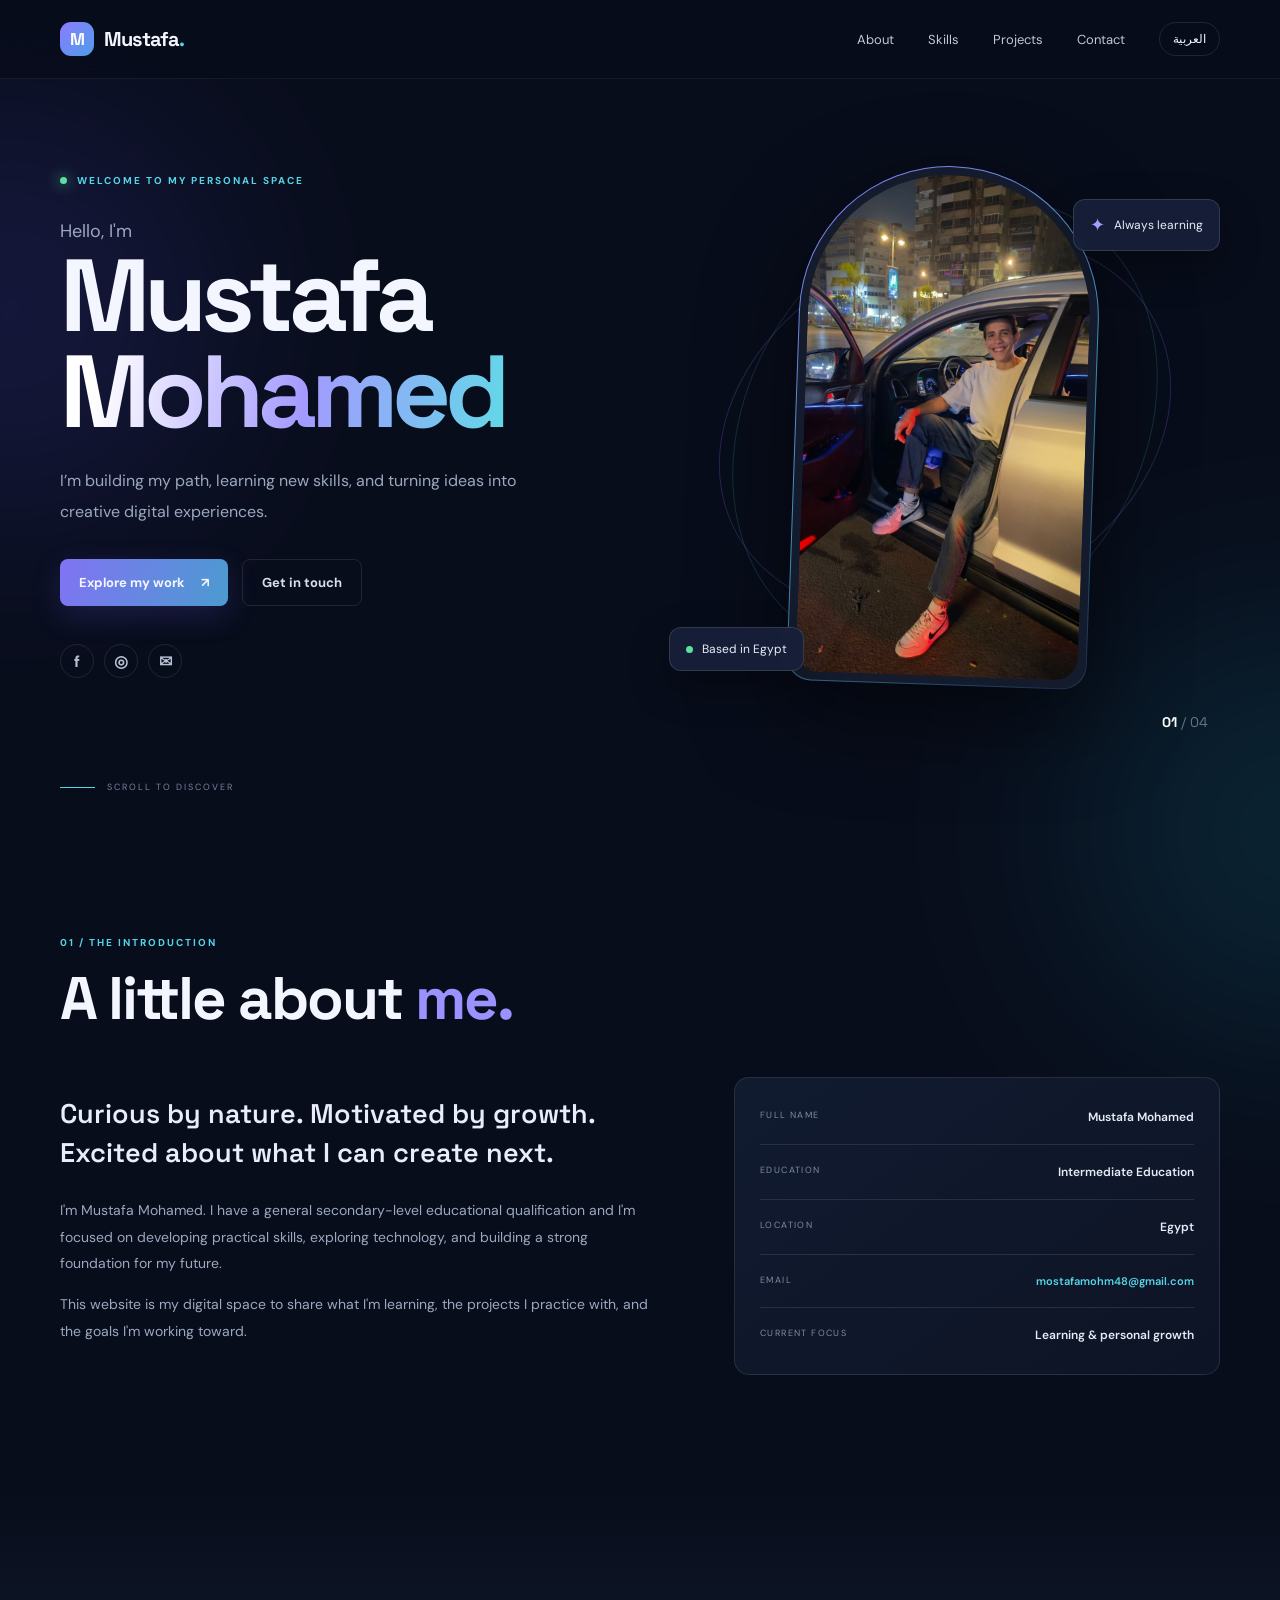
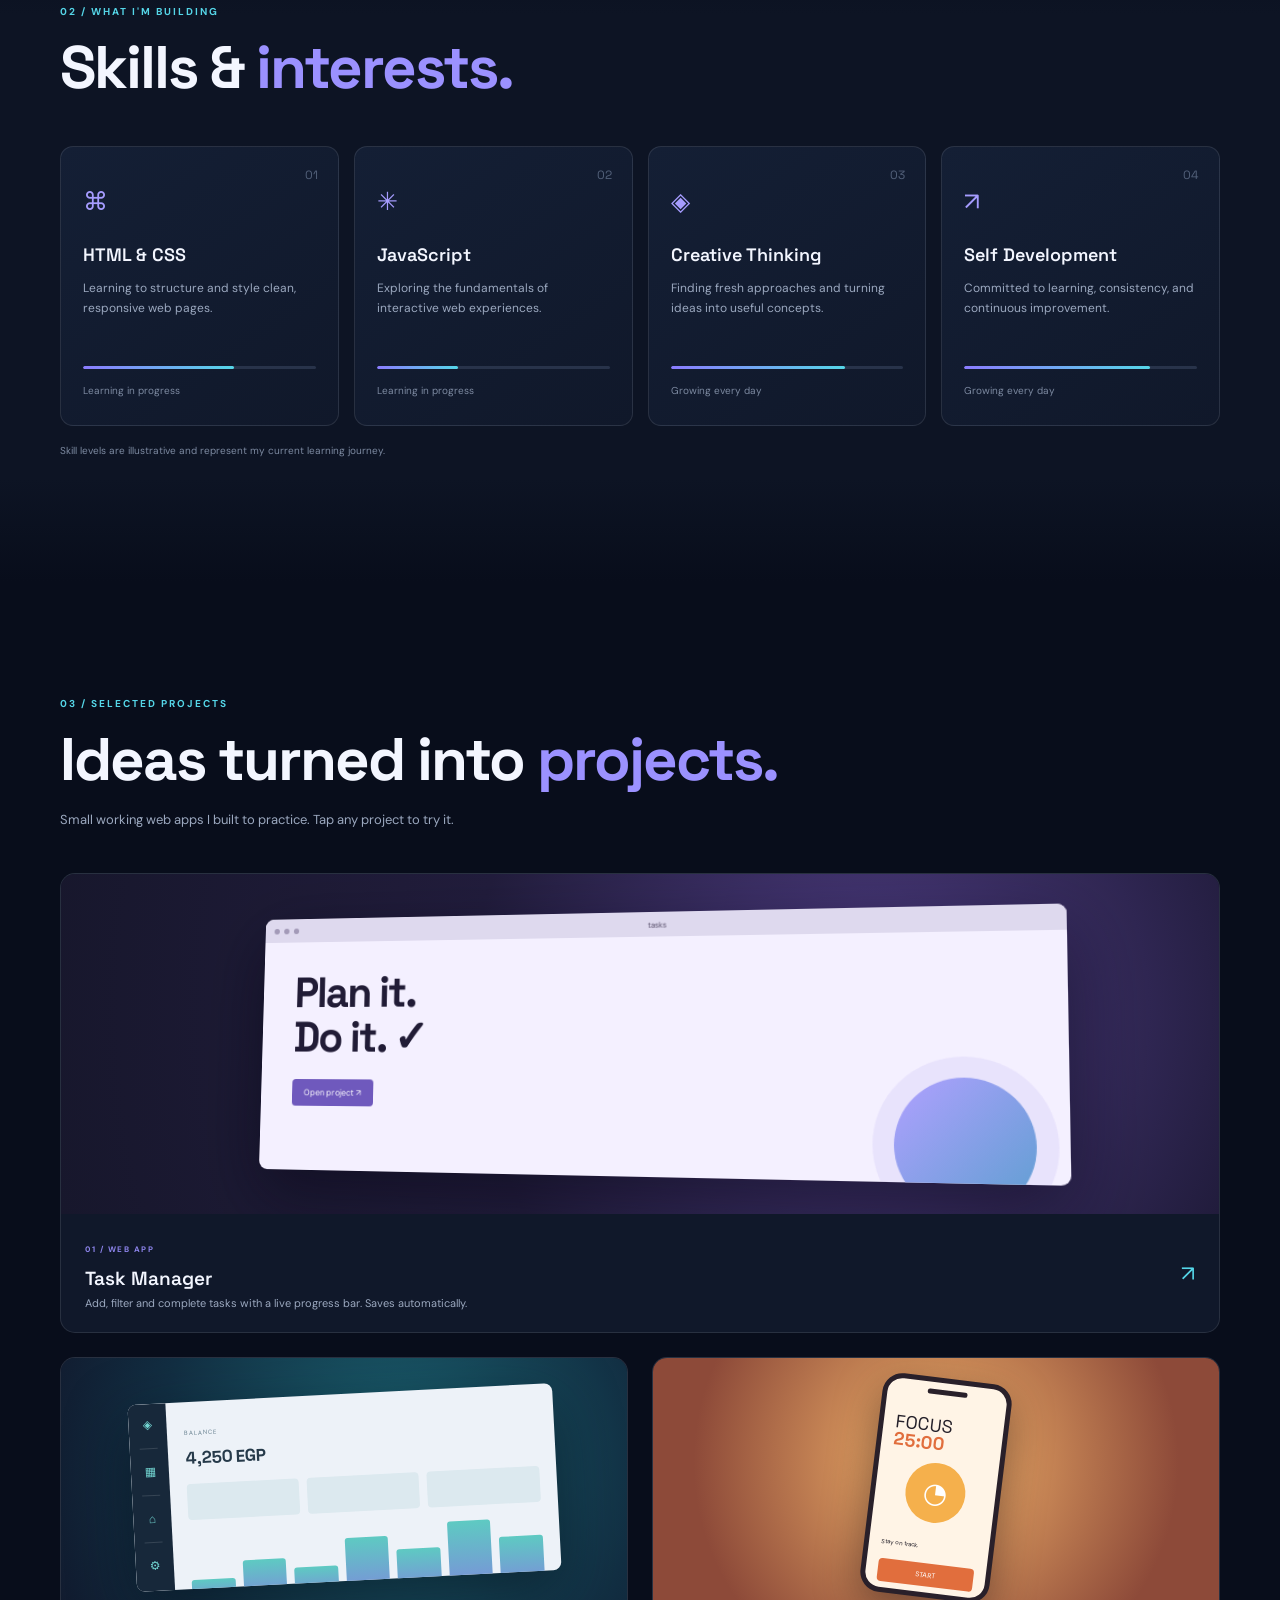
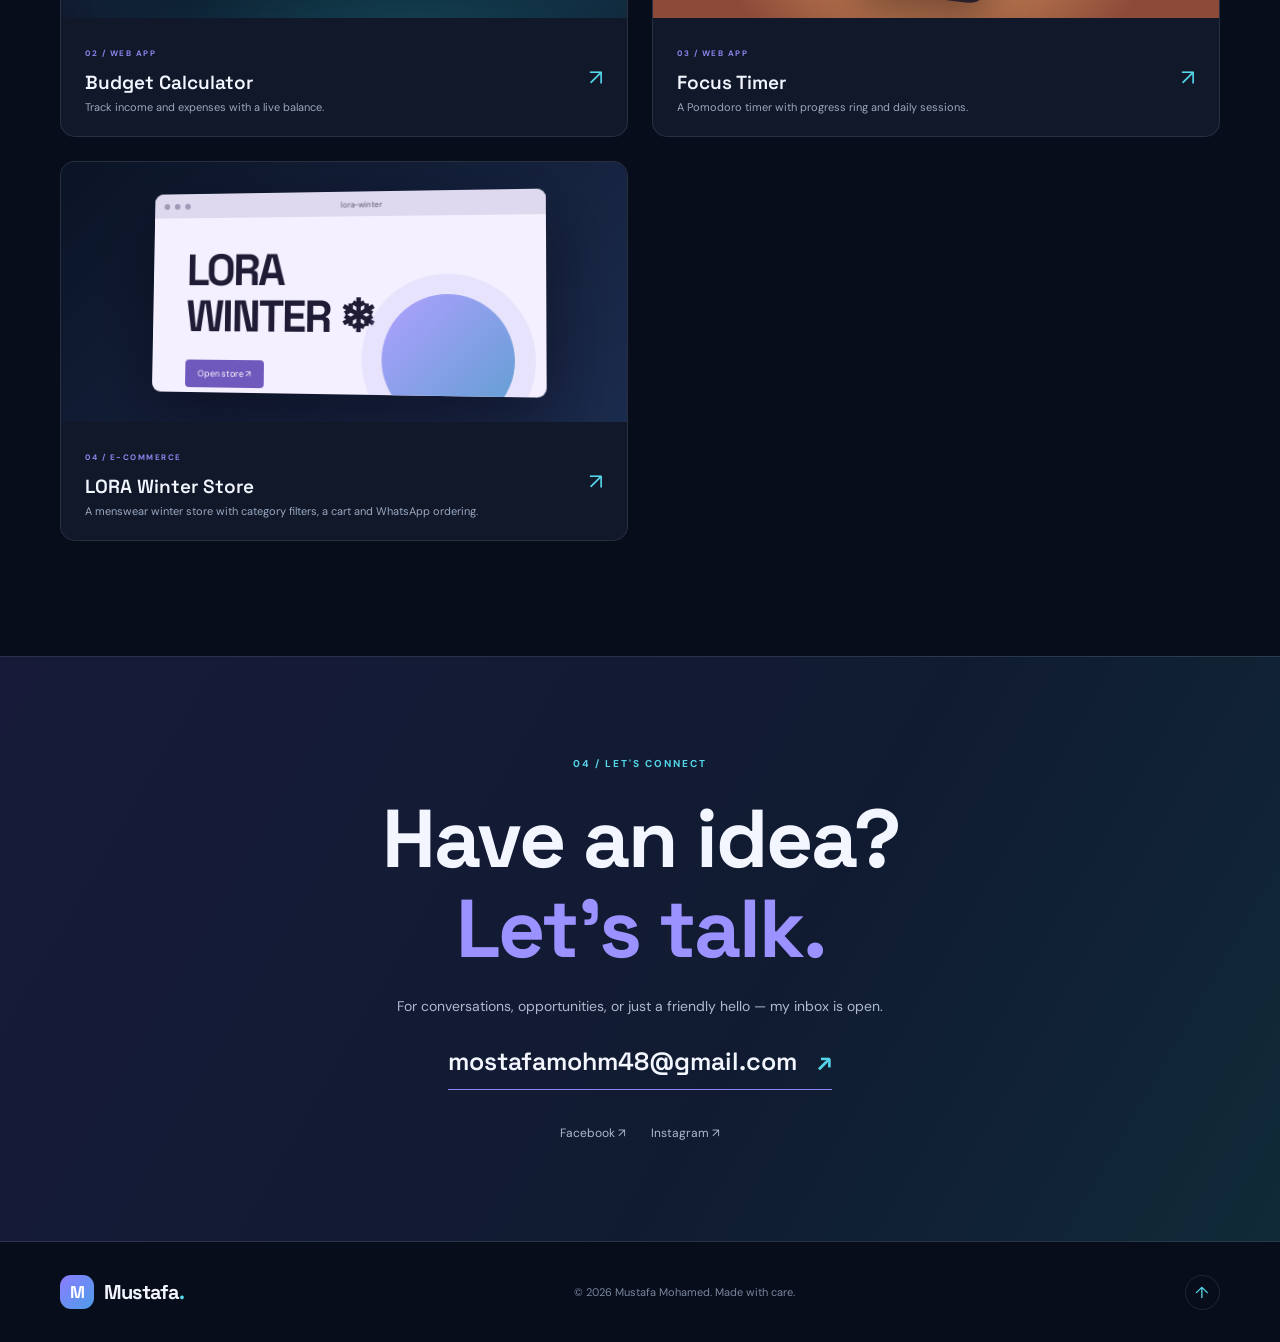
<file: index.html>
<!DOCTYPE html>
<html lang="en" dir="ltr">
<head>
  <meta charset="UTF-8">
  <meta name="viewport" content="width=device-width, initial-scale=1.0">
  <meta name="theme-color" content="#080d1b">
  <meta name="description" content="Mustafa Mohamed — personal portfolio. Discover my profile, skills, and selected web design projects.">
  <meta name="keywords" content="Mustafa Mohamed, personal portfolio, web design, HTML, CSS, JavaScript, Egypt">
  <meta name="author" content="Mustafa Mohamed">
  <meta name="robots" content="index, follow">
  <meta property="og:type" content="website">
  <meta property="og:title" content="Mustafa Mohamed | Personal Portfolio">
  <meta property="og:description" content="A personal portfolio showcasing Mustafa Mohamed's profile, skills, and selected projects.">
  <meta property="og:image" content="photo.jpg">
  <title>Mustafa Mohamed | Personal Portfolio</title>
  <link rel="icon" href="favicon.svg" type="image/svg+xml">
  <link rel="preconnect" href="https://fonts.googleapis.com">
  <link rel="preconnect" href="https://fonts.gstatic.com" crossorigin>
  <link href="https://fonts.googleapis.com/css2?family=DM+Sans:wght@400;500;600;700&family=Space+Grotesk:wght@400;500;600;700&family=Cairo:wght@400;600;700&display=swap" rel="stylesheet">
  <link rel="stylesheet" href="style.css">
  <script type="application/ld+json">
  {
    "@context": "https://schema.org",
    "@type": "Person",
    "name": "Mustafa Mohamed",
    "email": "mailto:mostafamohm48@gmail.com",
    "sameAs": [
      "https://www.facebook.com/profile.php?id=100082064554480",
      "https://www.instagram.com/mustafa_mohamed232/"
    ],
    "alumniOf": {
      "@type": "EducationalOrganization",
      "name": "Secondary Education"
    }
  }
  </script>
</head>
<body>
  <div class="scroll-progress" id="scrollProgress"></div>
  <div class="ambient ambient-one"></div>
  <div class="ambient ambient-two"></div>

  <header class="site-header" id="top">
    <nav class="nav container" aria-label="Main navigation">
      <a class="brand" href="#top" aria-label="Mustafa Mohamed home"><span class="brand-mark">M</span><span>Mustafa<span class="brand-dot">.</span></span></a>
      <button class="menu-toggle" id="menuToggle" aria-label="Open menu" aria-expanded="false"><span></span><span></span></button>
      <div class="nav-links" id="navLinks">
        <a href="#about" data-en="About" data-ar="من أنا">About</a>
        <a href="#skills" data-en="Skills" data-ar="المهارات">Skills</a>
        <a href="#projects" data-en="Projects" data-ar="المشاريع">Projects</a>
        <a href="#contact" data-en="Contact" data-ar="تواصل معي">Contact</a>
        <button class="language-toggle" id="languageToggle" type="button">العربية</button>
      </div>
    </nav>
  </header>

  <main>
    <section class="hero container">
      <div class="hero-copy reveal">
        <div class="eyebrow"><span class="status-dot"></span><span data-en="WELCOME TO MY PERSONAL SPACE" data-ar="أهلاً بيك في موقعي الشخصي">WELCOME TO MY PERSONAL SPACE</span></div>
        <p class="hero-kicker" data-en="Hello, I'm" data-ar="أهلاً، أنا">Hello, I'm</p>
        <h1>Mustafa<br><span>Mohamed</span></h1>
        <p class="hero-description" data-en="I’m building my path, learning new skills, and turning ideas into creative digital experiences." data-ar="أنا ببني طريقي، وبتعلم مهارات جديدة، وبحوّل الأفكار لتجارب رقمية إبداعية.">I’m building my path, learning new skills, and turning ideas into creative digital experiences.</p>
        <div class="hero-actions">
          <a class="btn btn-primary" href="#projects"><span data-en="Explore my work" data-ar="شوف مشاريعي">Explore my work</span><span aria-hidden="true">↗</span></a>
          <a class="btn btn-ghost" href="#contact" data-en="Get in touch" data-ar="تواصل معي">Get in touch</a>
        </div>
        <div class="hero-socials">
          <a href="https://www.facebook.com/profile.php?id=100082064554480" target="_blank" rel="noopener noreferrer" aria-label="Facebook">f</a>
          <a href="https://www.instagram.com/mustafa_mohamed232/" target="_blank" rel="noopener noreferrer" aria-label="Instagram">◎</a>
          <a href="mailto:mostafamohm48@gmail.com" aria-label="Email">✉</a>
        </div>
      </div>
      <div class="hero-visual reveal">
        <div class="photo-orbit orbit-one"></div><div class="photo-orbit orbit-two"></div>
        <div class="photo-frame"><img src="photo.jpg" alt="Portrait of Mustafa Mohamed"></div>
        <div class="floating-card card-top"><span class="mini-icon">✦</span><span data-en="Always learning" data-ar="التعلم مستمر">Always learning</span></div>
        <div class="floating-card card-bottom"><span class="card-line"></span><span data-en="Based in Egypt" data-ar="من مصر">Based in Egypt</span></div>
        <div class="hero-number">01 <span>/ 04</span></div>
      </div>
      <a class="scroll-cue" href="#about"><span></span><span data-en="SCROLL TO DISCOVER" data-ar="انزل لاكتشاف المزيد">SCROLL TO DISCOVER</span></a>
    </section>

    <section class="section container" id="about">
      <div class="section-heading reveal"><p class="section-label">01 / <span data-en="THE INTRODUCTION" data-ar="مقدمة">THE INTRODUCTION</span></p><h2 data-en="A little about <em>me.</em>" data-ar="نبذة <em>عني.</em>">A little about <em>me.</em></h2></div>
      <div class="about-grid">
        <div class="about-text reveal">
          <p class="large-copy" data-en="Curious by nature. Motivated by growth. Excited about what I can create next." data-ar="بحب أتعلم وأتطور، وعندي شغف إني أكتشف أقدر أعمل إيه بعد كده.">Curious by nature. Motivated by growth. Excited about what I can create next.</p>
          <p data-en="I'm Mustafa Mohamed. I have a general secondary-level educational qualification and I'm focused on developing practical skills, exploring technology, and building a strong foundation for my future." data-ar="أنا مصطفى محمد، حاصل على مؤهل متوسط، ومركز على تطوير مهارات عملية واكتشاف التكنولوجيا وبناء أساس قوي لمستقبلي.">I'm Mustafa Mohamed. I have a general secondary-level educational qualification and I'm focused on developing practical skills, exploring technology, and building a strong foundation for my future.</p>
          <p data-en="This website is my digital space to share what I'm learning, the projects I practice with, and the goals I'm working toward." data-ar="الموقع ده مساحتي الرقمية اللي بعرض فيها اللي بتعلمه، والمشاريع التدريبية، والأهداف اللي بسعى أحققها.">This website is my digital space to share what I'm learning, the projects I practice with, and the goals I'm working toward.</p>
        </div>
        <div class="info-panel reveal">
          <div class="info-row"><span data-en="FULL NAME" data-ar="الاسم بالكامل">FULL NAME</span><strong>Mustafa Mohamed</strong></div>
          <div class="info-row"><span data-en="EDUCATION" data-ar="المؤهل الدراسي">EDUCATION</span><strong data-en="Intermediate Education" data-ar="مؤهل متوسط">Intermediate Education</strong></div>
          <div class="info-row"><span data-en="LOCATION" data-ar="الموقع">LOCATION</span><strong data-en="Egypt" data-ar="مصر">Egypt</strong></div>
          <div class="info-row"><span data-en="EMAIL" data-ar="البريد الإلكتروني">EMAIL</span><a href="mailto:mostafamohm48@gmail.com">mostafamohm48@gmail.com</a></div>
          <div class="info-row"><span data-en="CURRENT FOCUS" data-ar="مجال الاهتمام">CURRENT FOCUS</span><strong data-en="Learning & personal growth" data-ar="التعلم والتطوير الشخصي">Learning & personal growth</strong></div>
        </div>
      </div>
    </section>

    <section class="section skills-section" id="skills">
      <div class="container">
        <div class="section-heading reveal"><p class="section-label">02 / <span data-en="WHAT I'M BUILDING" data-ar="المهارات">WHAT I'M BUILDING</span></p><h2 data-en="Skills & <em>interests.</em>" data-ar="مهارات <em>واهتمامات.</em>">Skills & <em>interests.</em></h2></div>
        <div class="skills-grid">
          <article class="skill-card reveal"><span class="skill-index">01</span><div class="skill-icon">⌘</div><h3>HTML & CSS</h3><p data-en="Learning to structure and style clean, responsive web pages." data-ar="تعلم بناء وتنسيق صفحات ويب منظمة ومتجاوبة.">Learning to structure and style clean, responsive web pages.</p><div class="skill-track"><span style="width:65%"></span></div><small data-en="Learning in progress" data-ar="في مرحلة التعلم">Learning in progress</small></article>
          <article class="skill-card reveal"><span class="skill-index">02</span><div class="skill-icon">✳</div><h3>JavaScript</h3><p data-en="Exploring the fundamentals of interactive web experiences." data-ar="استكشاف أساسيات إضافة التفاعل لمواقع الويب.">Exploring the fundamentals of interactive web experiences.</p><div class="skill-track"><span style="width:35%"></span></div><small data-en="Learning in progress" data-ar="في مرحلة التعلم">Learning in progress</small></article>
          <article class="skill-card reveal"><span class="skill-index">03</span><div class="skill-icon">◈</div><h3 data-en="Creative Thinking" data-ar="التفكير الإبداعي">Creative Thinking</h3><p data-en="Finding fresh approaches and turning ideas into useful concepts." data-ar="البحث عن أفكار جديدة وتحويلها لمفاهيم مفيدة.">Finding fresh approaches and turning ideas into useful concepts.</p><div class="skill-track"><span style="width:75%"></span></div><small data-en="Growing every day" data-ar="بتطور كل يوم">Growing every day</small></article>
          <article class="skill-card reveal"><span class="skill-index">04</span><div class="skill-icon">↗</div><h3 data-en="Self Development" data-ar="التطوير الذاتي">Self Development</h3><p data-en="Committed to learning, consistency, and continuous improvement." data-ar="الالتزام بالتعلم والاستمرار والتحسن بشكل دائم.">Committed to learning, consistency, and continuous improvement.</p><div class="skill-track"><span style="width:80%"></span></div><small data-en="Growing every day" data-ar="بتطور كل يوم">Growing every day</small></article>
        </div>
        <p class="honesty-note" data-en="Skill levels are illustrative and represent my current learning journey." data-ar="مستويات المهارات المعروضة للتوضيح وتعبر عن رحلة التعلم الحالية.">Skill levels are illustrative and represent my current learning journey.</p>
      </div>
    </section>

    <section class="section container" id="projects">
      <div class="section-heading reveal"><p class="section-label">03 / <span data-en="SELECTED PROJECTS" data-ar="مشاريع مختارة">SELECTED PROJECTS</span></p><h2 data-en="Ideas turned into <em>projects.</em>" data-ar="أفكار اتحولت إلى <em>مشاريع.</em>">Ideas turned into <em>projects.</em></h2><p class="heading-note" data-en="Small working web apps I built to practice. Tap any project to try it." data-ar="تطبيقات ويب صغيرة بتشتغل فعلاً عملتها للتدريب. اضغط على أي مشروع وجرّبه.">Small working web apps I built to practice. Tap any project to try it.</p></div>
      <div class="projects-grid">
        <a class="project-card project-large reveal" href="tasks.html"><div class="project-art art-one"><div class="mock-browser"><div class="browser-bar"><i></i><i></i><i></i><span>tasks</span></div><div class="mock-content"><b>Plan it.<br>Do it. ✓</b><div class="mock-pill">Open project ↗</div><div class="mock-shape"></div></div></div></div><div class="project-meta"><div><span class="project-type">01 / WEB APP</span><h3 data-en="Task Manager" data-ar="مدير المهام">Task Manager</h3><p data-en="Add, filter and complete tasks with a live progress bar. Saves automatically." data-ar="إضافة وتصفية وإنجاز المهام مع شريط تقدم لحظي، وبيحفظ تلقائيًا.">Add, filter and complete tasks with a live progress bar. Saves automatically.</p></div><span class="project-arrow">↗</span></div></a>
        <a class="project-card reveal" href="budget.html"><div class="project-art art-three"><div class="dashboard"><div class="dash-sidebar">◈<hr>▦<hr>⌂<hr>⚙</div><div class="dash-main"><span>BALANCE</span><b>4,250 EGP</b><div class="dash-stats"><i></i><i></i><i></i></div><div class="dash-chart"><span></span><span></span><span></span><span></span><span></span><span></span><span></span></div></div></div></div><div class="project-meta"><div><span class="project-type">02 / WEB APP</span><h3 data-en="Budget Calculator" data-ar="حاسبة الميزانية">Budget Calculator</h3><p data-en="Track income and expenses with a live balance." data-ar="تتبّع الدخل والمصروفات مع رصيد لحظي.">Track income and expenses with a live balance.</p></div><span class="project-arrow">↗</span></div></a>
        <a class="project-card reveal" href="pomodoro.html"><div class="project-art art-two"><div class="phone-mock"><div class="phone-top"></div><span>FOCUS<br><b>25:00</b></span><div class="food-circle">◔</div><small>Stay on track.</small><div class="food-button">START</div></div></div><div class="project-meta"><div><span class="project-type">03 / WEB APP</span><h3 data-en="Focus Timer" data-ar="مؤقت التركيز">Focus Timer</h3><p data-en="A Pomodoro timer with progress ring and daily sessions." data-ar="مؤقت بومودورو بحلقة تقدم وعدّاد جلسات يومي.">A Pomodoro timer with progress ring and daily sessions.</p></div><span class="project-arrow">↗</span></div></a>
        <a class="project-card reveal" href="lora-store.html"><div class="project-art art-one" style="background:linear-gradient(135deg,#0B1426,#1B2B4D)"><div class="mock-browser"><div class="browser-bar"><i></i><i></i><i></i><span>lora-winter</span></div><div class="mock-content"><b>LORA<br>WINTER ❄</b><div class="mock-pill">Open store ↗</div><div class="mock-shape"></div></div></div></div><div class="project-meta"><div><span class="project-type">04 / E-COMMERCE</span><h3 data-en="LORA Winter Store" data-ar="متجر لورا الشتوي">LORA Winter Store</h3><p data-en="A menswear winter store with category filters, a cart and WhatsApp ordering." data-ar="متجر ملابس رجالي شتوي بفلترة بالأقسام وسلة وطلب عبر واتساب.">A menswear winter store with category filters, a cart and WhatsApp ordering.</p></div><span class="project-arrow">↗</span></div></a>
      </div>
    </section>

    <section class="contact-section" id="contact">
      <div class="container contact-inner reveal">
        <p class="section-label">04 / <span data-en="LET'S CONNECT" data-ar="خلينا نتواصل">LET'S CONNECT</span></p>
        <h2 data-en="Have an idea?<br><em>Let's talk.</em>" data-ar="عندك فكرة؟<br><em>خلينا نتكلم.</em>">Have an idea?<br><em>Let's talk.</em></h2>
        <p data-en="For conversations, opportunities, or just a friendly hello — my inbox is open." data-ar="للتواصل أو الفرص أو حتى مجرد السلام، ابعتلي رسالة.">For conversations, opportunities, or just a friendly hello — my inbox is open.</p>
        <a class="contact-email" href="mailto:mostafamohm48@gmail.com">mostafamohm48@gmail.com <span>↗</span></a>
        <div class="contact-links"><a href="https://www.facebook.com/profile.php?id=100082064554480" target="_blank" rel="noopener noreferrer">Facebook ↗</a><a href="https://www.instagram.com/mustafa_mohamed232/" target="_blank" rel="noopener noreferrer">Instagram ↗</a></div>
      </div>
    </section>
  </main>

  <footer class="footer container"><a class="brand" href="#top"><span class="brand-mark">M</span><span>Mustafa<span class="brand-dot">.</span></span></a><p>© <span id="year"></span> Mustafa Mohamed. <span data-en="Made with care." data-ar="صُنع بكل اهتمام.">Made with care.</span></p><a href="#top" class="back-top" aria-label="Back to top">↑</a></footer>
  <script src="script.js"></script>
</body>
</html>
</file>
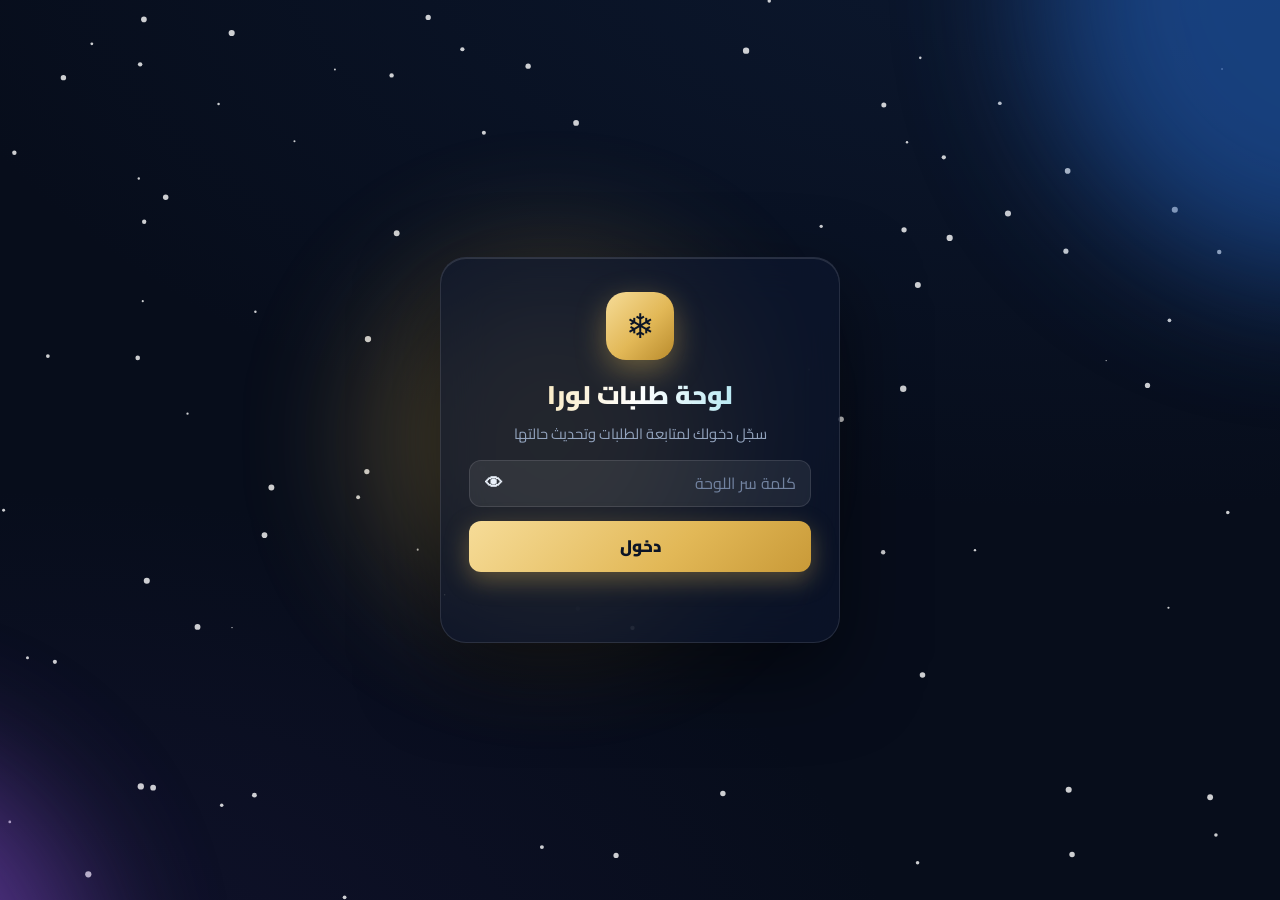
<file: admin (1).html>
<!DOCTYPE html>
<html lang="ar" dir="rtl">
<head>
<meta charset="utf-8">
<meta name="viewport" content="width=device-width, initial-scale=1">
<meta name="robots" content="noindex">
<title>لوحة طلبات لورا</title>
<link rel="stylesheet" href="https://fonts.googleapis.com/css2?family=Cairo:wght@400;600;700;900&display=swap">
<style>
:root{--bg:#070D1B;--bg2:#0D1730;--card:rgba(255,255,255,.055);--card-b:rgba(255,255,255,.11);--ink:#EAF1FA;--mute:#93A4BE;--gold:#E2B857;--gold2:#F6DC98;--ice:#7FD6E8;--navy:#0B1426;color-scheme:dark}
*{box-sizing:border-box;margin:0}
[hidden]{display:none!important}
html{scroll-behavior:smooth}
body{background:radial-gradient(1200px 600px at 85% -10%,#16305a55,transparent),radial-gradient(900px 500px at 0% 110%,#2a1f5a44,transparent),var(--bg);color:var(--ink);font:16px/1.65 Cairo,Tahoma,Arial,sans-serif;min-height:100vh}
button,input{font:inherit;color:var(--ink)}
input{background:rgba(255,255,255,.07);border:1.5px solid var(--card-b);border-radius:12px;padding:9px 14px;transition:border-color .2s,box-shadow .2s,background .2s}
input::placeholder{color:#7283a0}
input:focus{outline:none;border-color:var(--gold);box-shadow:0 0 0 4px rgba(226,184,87,.18);background:rgba(255,255,255,.1)}
button{cursor:pointer;border:1.5px solid var(--card-b);background:rgba(255,255,255,.07);border-radius:12px;padding:9px 16px;font-weight:700;transition:transform .15s,background .2s,box-shadow .2s,opacity .2s}
button:hover:not(:disabled){transform:translateY(-2px);background:rgba(255,255,255,.14)}
button:active:not(:disabled){transform:translateY(0) scale(.97)}
button:disabled{opacity:.55;cursor:wait}
button:focus-visible{outline:3px solid var(--gold);outline-offset:2px}

/* ===== Login ===== */
#snow{position:fixed;inset:0;width:100%;height:100%;pointer-events:none;z-index:0}
#loginWrap{position:fixed;inset:0;display:grid;place-items:center;padding:20px;z-index:2;overflow:hidden}
.aurora{position:absolute;inset:-20%;z-index:-1;filter:blur(70px);opacity:.75}
.aurora i{position:absolute;border-radius:50%;animation:drift 14s ease-in-out infinite alternate}
.aurora i:nth-child(1){width:46vmax;height:46vmax;background:#1d4f9a;top:-10%;right:-5%}
.aurora i:nth-child(2){width:38vmax;height:38vmax;background:#6b3fa8;bottom:-12%;left:-8%;animation-delay:-5s;animation-duration:18s}
.aurora i:nth-child(3){width:28vmax;height:28vmax;background:#e2b85766;top:35%;left:35%;animation-delay:-9s;animation-duration:22s}
@keyframes drift{to{transform:translate(8vmax,6vmax) scale(1.18)}}
#login{width:min(400px,100%);display:grid;gap:14px;padding:34px 28px;border-radius:26px;background:rgba(13,23,48,.62);border:1px solid var(--card-b);backdrop-filter:blur(22px);-webkit-backdrop-filter:blur(22px);box-shadow:0 30px 80px rgba(0,0,0,.5),inset 0 1px 0 rgba(255,255,255,.12);animation:rise .8s cubic-bezier(.2,.8,.2,1) both}
@keyframes rise{from{opacity:0;transform:translateY(34px) scale(.96)}}
.logo{width:68px;height:68px;margin:0 auto;border-radius:20px;display:grid;place-items:center;font-size:34px;background:linear-gradient(135deg,var(--gold2),var(--gold) 55%,#b98b2c);color:var(--navy);box-shadow:0 10px 30px rgba(226,184,87,.4);animation:float 3.5s ease-in-out infinite}
@keyframes float{50%{transform:translateY(-6px) rotate(-4deg)}}
#login h1{font-size:1.6rem;font-weight:900;text-align:center;background:linear-gradient(90deg,var(--gold2),#fff,var(--ice));-webkit-background-clip:text;background-clip:text;color:transparent}
#login .sub{text-align:center;color:var(--mute);font-size:.92rem;margin-top:-8px}
.pw{position:relative}
.pw input{width:100%;padding-inline-end:48px}
.eye{position:absolute;inset-inline-end:6px;top:50%;transform:translateY(-50%)!important;background:none;border:0;padding:6px 10px;font-size:1.1rem}
.go{background:linear-gradient(135deg,var(--gold2),var(--gold) 60%,#c99a38);color:var(--navy);border:0;padding:12px;font-size:1.05rem;font-weight:900;box-shadow:0 8px 24px rgba(226,184,87,.35);position:relative;overflow:hidden}
.go:hover:not(:disabled){background:linear-gradient(135deg,var(--gold2),var(--gold) 60%,#c99a38);box-shadow:0 12px 30px rgba(226,184,87,.5)}
.go::after{content:"";position:absolute;top:0;bottom:0;width:40%;left:-60%;background:linear-gradient(100deg,transparent,rgba(255,255,255,.55),transparent);transform:skewX(-20deg);animation:shine 3.2s infinite}
@keyframes shine{60%,100%{left:130%}}
#err{white-space:pre-wrap;word-break:break-word;direction:rtl;min-height:1.5em;text-align:center;font-size:.92rem;color:var(--mute)}
#err.bad{color:#ff8a8a;animation:shake .45s}
@keyframes shake{25%{transform:translateX(7px)}50%{transform:translateX(-7px)}75%{transform:translateX(4px)}}

/* ===== App ===== */
header{position:sticky;top:0;z-index:10;display:flex;justify-content:space-between;align-items:center;gap:10px;padding:12px 4vw;background:rgba(7,13,27,.72);backdrop-filter:blur(16px);-webkit-backdrop-filter:blur(16px);border-bottom:1px solid var(--card-b)}
.brand{display:flex;align-items:center;gap:10px;font-weight:900;font-size:1.15rem}
.brand .logo{width:38px;height:38px;border-radius:12px;font-size:19px;margin:0;animation:none}
header .act{display:flex;gap:8px}
#rf.spin span{display:inline-block;animation:rot .8s linear infinite}
@keyframes rot{to{transform:rotate(-360deg)}}
main{max-width:980px;margin:auto;padding:22px 4vw 80px;position:relative;z-index:1}
.chips{display:flex;gap:10px;overflow-x:auto;padding:4px 2px 14px;scrollbar-width:none}
.chips::-webkit-scrollbar{display:none}
.chip{flex:0 0 auto;display:flex;align-items:center;gap:8px;padding:9px 16px;border-radius:999px;background:var(--card);border:1.5px solid var(--card-b);--c:var(--gold)}
.chip b{display:inline-grid;place-items:center;min-width:26px;height:26px;padding:0 7px;border-radius:999px;background:var(--c);color:#0B1426;font-size:.85rem}
.chip.on{border-color:var(--c);background:color-mix(in srgb,var(--c) 18%,transparent);box-shadow:0 0 0 3px color-mix(in srgb,var(--c) 22%,transparent)}
.tools{display:flex;gap:12px;align-items:center;margin:4px 0 18px;flex-wrap:wrap}
.tools input[type=search]{flex:1;min-width:200px}
.mut{color:var(--mute);font-size:.9rem}
.o{--c:var(--gold);position:relative;overflow:hidden;background:var(--card);border:1px solid var(--card-b);border-radius:20px;padding:18px 20px 16px;margin-bottom:16px;backdrop-filter:blur(8px);transition:transform .25s,border-color .25s,box-shadow .25s;animation:in .6s cubic-bezier(.2,.8,.2,1) both;animation-delay:calc(var(--i)*70ms)}
.o::before{content:"";position:absolute;inset-block:0;inset-inline-start:0;width:5px;background:var(--c);box-shadow:0 0 18px var(--c)}
.o:hover{transform:translateY(-3px);border-color:color-mix(in srgb,var(--c) 55%,transparent);box-shadow:0 18px 40px rgba(0,0,0,.35)}
@keyframes in{from{opacity:0;transform:translateY(24px)}}
.top{display:flex;justify-content:space-between;align-items:center;gap:8px;flex-wrap:wrap}.top>span:first-child{display:flex;align-items:center;gap:14px;flex-wrap:wrap}
.code{font-weight:900;font-size:1.1rem}
.price{color:var(--gold2);font-weight:900}
.tag{display:inline-block;background:var(--c);color:#0B1426;border-radius:999px;padding:1px 14px;font-size:.85rem;font-weight:900}
.meta{display:grid;grid-template-columns:repeat(auto-fit,minmax(210px,1fr));gap:4px 18px;margin:10px 0}
.meta div{color:var(--mute);font-size:.92rem}
.meta b{color:var(--ink);font-weight:600}
.meta a{color:var(--ice);text-decoration:none}
.items{white-space:pre-wrap;background:rgba(0,0,0,.28);border:1px dashed var(--card-b);border-radius:12px;padding:10px 12px;margin:10px 0;font-size:.95rem}
.steps{display:flex;align-items:center;margin:14px 2px 6px}
.st{width:14px;height:14px;border-radius:50%;background:rgba(255,255,255,.14);flex:0 0 auto;transition:.4s}
.st.d{background:var(--c);box-shadow:0 0 10px var(--c)}
.st.now{animation:pulse 1.8s infinite}
@keyframes pulse{0%{box-shadow:0 0 0 0 var(--c)}100%{box-shadow:0 0 0 12px transparent}}
.ln{flex:1;height:3px;background:rgba(255,255,255,.12);border-radius:3px;overflow:hidden}
.ln i{display:block;height:100%;width:0;background:var(--c);transition:width .6s}
.ln.d i{width:100%}
.ctl{display:flex;gap:8px;flex-wrap:wrap;align-items:center;margin-top:12px}
.ctl select{background:rgba(255,255,255,.08);color:var(--ink);border:1.5px solid var(--card-b);border-radius:12px;padding:9px 12px;font:inherit;transition:border-color .2s}
.ctl select option{background:#0D1730;color:#fff}
.ctl select:focus{outline:none;border-color:var(--gold)}
.ctl input[type=number]{width:110px}
.ctl .nt{flex:1;min-width:150px}
.save{background:linear-gradient(135deg,var(--gold2),var(--gold));color:var(--navy);border:0}
.save:hover:not(:disabled){background:linear-gradient(135deg,var(--gold2),var(--gold))!important;box-shadow:0 8px 20px rgba(226,184,87,.4)}
.wa{background:linear-gradient(135deg,#25D366,#0E8F46);color:#fff;border:0}
.wa:hover:not(:disabled){background:linear-gradient(135deg,#25D366,#0E8F46)!important;box-shadow:0 8px 20px rgba(37,211,102,.35)}
.empty{text-align:center;padding:60px 20px;color:var(--mute);animation:in .6s both}
.empty .big{font-size:3rem;animation:float 3.5s ease-in-out infinite}
.sk{height:150px;border-radius:20px;margin-bottom:16px;background:linear-gradient(100deg,var(--card) 30%,rgba(255,255,255,.12) 50%,var(--card) 70%);background-size:300% 100%;animation:sh 1.4s infinite}
@keyframes sh{to{background-position:-300% 0}}
#msg{position:fixed;bottom:22px;inset-inline:0;margin:auto;width:max-content;max-width:90vw;background:linear-gradient(135deg,var(--gold2),var(--gold));color:var(--navy);font-weight:800;padding:10px 24px;border-radius:999px;box-shadow:0 12px 30px rgba(0,0,0,.45);opacity:0;transform:translateY(20px);transition:.35s;pointer-events:none;z-index:50}
#msg.on{opacity:1;transform:none}
#msg.bad{background:#ff7b7b;color:#2a0505}
.stats{display:grid;grid-template-columns:repeat(auto-fit,minmax(150px,1fr));gap:12px;margin-bottom:18px}
.stat{position:relative;overflow:hidden;padding:14px 16px;border-radius:18px;background:var(--card);border:1px solid var(--card-b);animation:in .6s cubic-bezier(.2,.8,.2,1) both;animation-delay:calc(var(--i)*80ms)}
.stat::before{content:"";position:absolute;inset:0 0 auto 0;height:3px;background:linear-gradient(90deg,var(--gold),var(--ice))}
.stat small{display:block;color:var(--mute);font-size:.85rem}
.stat b{display:block;font-size:1.35rem;font-weight:900;line-height:1.5;background:linear-gradient(90deg,var(--gold2),#fff);-webkit-background-clip:text;background-clip:text;color:transparent}
.tools .btn{white-space:nowrap}
.auto{display:flex;align-items:center;gap:8px;padding:8px 14px;border-radius:999px;background:var(--card);border:1.5px solid var(--card-b);cursor:pointer;font-weight:700;font-size:.9rem;white-space:nowrap;user-select:none}
.auto input{width:18px;height:18px;padding:0;accent-color:var(--gold);cursor:pointer}
.auto .dot{width:9px;height:9px;border-radius:50%;background:#4ADE80;box-shadow:0 0 8px #4ADE80;animation:pulse2 2s infinite}
.auto:has(input:not(:checked)) .dot{background:#6b7a93;box-shadow:none;animation:none}
@keyframes pulse2{50%{opacity:.35}}
.inv{background:transparent}
.o.new{border-color:var(--gold);animation:in .6s cubic-bezier(.2,.8,.2,1) both,glow 1.6s ease-in-out 3}
.o.new .code::after{content:" • وصل الآن";color:var(--gold2);font-size:.8rem;font-weight:700}
@keyframes glow{50%{box-shadow:0 0 0 4px rgba(226,184,87,.35),0 18px 40px rgba(0,0,0,.35)}}
@media(prefers-reduced-motion:reduce){*,*::before,*::after{animation:none!important;transition:none!important}}
</style>
</head>
<body>
<canvas id="snow"></canvas>

<div id="loginWrap">
  <div class="aurora"><i></i><i></i><i></i></div>
  <form id="login" autocomplete="on">
    <div class="logo">❄</div>
    <h1>لوحة طلبات لورا</h1>
    <p class="sub">سجّل دخولك لمتابعة الطلبات وتحديث حالتها</p>
    <div class="pw">
      <input id="k" type="password" placeholder="كلمة سر اللوحة" required autocomplete="current-password" autocapitalize="off" autocorrect="off" spellcheck="false" aria-label="كلمة السر">
      <button type="button" class="eye" id="eye" aria-label="إظهار كلمة السر">👁</button>
    </div>
    <button type="submit" class="go" id="go">دخول</button>
    <p id="err" role="alert"></p>
  </form>
</div>

<div id="app" hidden>
  <header>
    <div class="brand"><div class="logo">❄</div><span>لوحة طلبات لورا <small style="color:var(--gold2);font-weight:600;font-size:.7rem">نسخة ٣</small></span></div>
    <div class="act"><button id="rf" type="button"><span>⟳</span> تحديث</button><button id="lo" type="button">خروج</button></div>
  </header>
  <main>
    <div class="stats" id="stats"></div>
    <div class="chips" id="chips"></div>
    <div class="tools"><input id="q" type="search" placeholder="ابحث بالاسم أو الموبايل أو كود الطلب" aria-label="بحث"><span class="mut" id="cnt"></span><button type="button" class="btn" id="ex">⬇ تصدير Excel</button><label class="auto"><input type="checkbox" id="au" checked><span class="dot"></span>تحديث تلقائي</label></div>
    <div id="list"></div>
  </main>
</div>
<div id="msg" role="status"></div>

<script>
var SCRIPT_URL="https://script.google.com/macros/s/AKfycbymqUvw-_sWGgxWjAiaiByI3tjAl0Qf4WggwJiUkpXgnPA0RD2qSrwPJX_GPZMVjpdEUA/exec";
var ST=["جديد","تم الاستلام","جاري التجهيز","تم الشحن","تم التسليم","ملغي"];
var COL={"جديد":"#E2B857","تم الاستلام":"#5BA8FF","جاري التجهيز":"#A78BFA","تم الشحن":"#4FD1C5","تم التسليم":"#4ADE80","ملغي":"#FF7B7B"};
var key="",all=[],cur="",$=function(i){return document.getElementById(i)};
function S(v){return v==null?"":String(v)}

function toast(t,bad,ms){var m=$("msg");m.textContent=t;m.className="on"+(bad?" bad":"");clearTimeout(toast.t);toast.t=setTimeout(function(){m.className=""},ms||2200)}

/* قراءة آمنة للرد: لو مش JSON نعرف إن المشكلة في الرابط/النشر */
function api(url,opts){
  return fetch(url,opts).then(function(r){
    return r.text().then(function(t){
      try{return JSON.parse(t)}
      catch(e){var x=new Error("net");x.kind="net";x.detail="الرد مش JSON (HTTP "+r.status+"): "+t.replace(/<[^>]*>/g," ").replace(/\s+/g," ").trim().slice(0,140);throw x}
    });
  },function(e){var x=new Error("net");x.kind="net";x.detail="الطلب اتمنع أو مفيش نت: "+(e&&e.message||e);throw x});
}
function load(soft){
  return api(SCRIPT_URL+"?action=list&key="+encodeURIComponent(key)).then(function(j){
    if(!j||!j.ok){var x=new Error("auth");x.kind="auth";x.detail="رد السيرفر: "+JSON.stringify(j).slice(0,140);throw x}
    all=Array.isArray(j.orders)?j.orders:[];
    var fresh=detect();
    var ae=document.activeElement;
    if(soft&&ae&&$("list").contains(ae)&&/^(INPUT|SELECT|TEXTAREA)$/.test(ae.tagName)){drawStats();drawChips()}else draw();
    if(fresh.length)notify(fresh);
  });
}

function drawChips(){
  var c=$("chips");c.innerHTML="";
  [""].concat(ST).forEach(function(s){
    var n=s?all.filter(function(o){return o.status===s}).length:all.length;
    var b=document.createElement("button");b.type="button";b.className="chip"+(cur===s?" on":"");
    b.style.setProperty("--c",s?COL[s]:"#E2B857");
    var l=document.createElement("span");l.textContent=s||"الكل";
    var k=document.createElement("b");k.textContent=n.toLocaleString("ar-EG");
    b.append(l,k);b.onclick=function(){cur=s;draw()};c.appendChild(b);
  });
}

function stepper(status,color){
  var w=document.createElement("div");w.className="steps";w.style.setProperty("--c",color);
  var idx=ST.indexOf(status);if(idx>4)idx=-1;
  for(var i=0;i<5;i++){
    if(i){var ln=document.createElement("div");ln.className="ln"+(i<=idx?" d":"");ln.appendChild(document.createElement("i"));w.appendChild(ln)}
    var d=document.createElement("div");d.className="st"+(i<=idx?" d":"")+(i===idx?" now":"");w.appendChild(d);
  }
  return w;
}

function draw(){
  drawStats();drawChips();
  var L=$("list");L.innerHTML="";
  var rows=filtered();
  $("cnt").textContent=rows.length.toLocaleString("ar-EG")+" طلب";
  if(!rows.length){
    var e=document.createElement("div");e.className="empty";
    e.innerHTML='<div class="big">📭</div>';
    var p=document.createElement("p");p.textContent=all.length?"مفيش طلبات مطابقة. جرّب فلتر تاني أو امسح البحث.":"مفيش طلبات لسه. هتظهر هنا أول ما يوصل طلب جديد.";
    e.appendChild(p);L.appendChild(e);return;
  }
  rows.forEach(function(o,n){
    var col=COL[o.status]||"#E2B857";
    var d=document.createElement("div");d.className="o"+(newCodes[S(o.code)]?" new":"");d.style.setProperty("--c",col);d.style.setProperty("--i",Math.min(n,10));
    var t=document.createElement("div");t.className="top";
    var a=document.createElement("span");
    var cd=document.createElement("span");cd.className="code";cd.textContent=S(o.code);
    var pr=document.createElement("span");pr.className="price";pr.textContent=Number(o.total||0).toLocaleString("ar-EG")+" ج.م";
    a.append(cd,pr);
    var s=document.createElement("span");s.className="tag";s.textContent=S(o.status);
    t.append(a,s);

    var m=document.createElement("div");m.className="meta";
    function row(lbl,val,link){
      if(!val)return;var r=document.createElement("div");var b=document.createElement("b");
      if(link){var an=document.createElement("a");an.href=link;an.textContent=val;b.appendChild(an)}else b.textContent=val;
      r.append(lbl+": ",b);m.appendChild(r);
    }
    var dt=new Date(o.created);
    row("التاريخ",isNaN(dt)?S(o.created):dt.toLocaleString("ar-EG"));
    row("العميل",S(o.name));
    row("الموبايل",S(o.phone),"tel:"+S(o.phone).replace(/[^\d+]/g,""));
    row("العنوان",S(o.address));
    row("ملاحظات العميل",S(o.notes));

    var it=document.createElement("div");it.className="items";it.textContent=S(o.items);
    var sp=stepper(o.status,col);

    var ct=document.createElement("div");ct.className="ctl";
    var sel=document.createElement("select");sel.setAttribute("aria-label","حالة الطلب");
    ST.forEach(function(x){var op=document.createElement("option");op.textContent=x;op.value=x;if(x===o.status)op.selected=true;sel.appendChild(op)});
    var dy=document.createElement("input");dy.type="number";dy.min="0";dy.placeholder="أيام التوصيل";dy.value=S(o.days);dy.setAttribute("aria-label","عدد أيام التوصيل");
    var nt=document.createElement("input");nt.className="nt";nt.placeholder="ملاحظة للعميل";nt.value=S(o.note);nt.setAttribute("aria-label","ملاحظة للعميل");
    var sv=document.createElement("button");sv.type="button";sv.className="save";sv.textContent="حفظ";
    var wa=document.createElement("button");wa.type="button";wa.className="wa";wa.textContent="ابعت للعميل واتساب";

    sv.onclick=function(){
      sv.disabled=true;sv.textContent="جاري الحفظ...";
      api(SCRIPT_URL,{method:"POST",body:JSON.stringify({action:"update",key:key,code:o.code,status:sel.value,days:dy.value,note:nt.value})})
        .then(function(j){
          if(!j||!j.ok)throw 0;
          o.status=sel.value;o.days=dy.value;o.note=nt.value;toast("تم الحفظ ✓");draw();
        })
        .catch(function(){sv.disabled=false;sv.textContent="حفظ";toast("الحفظ فشل، حاول تاني",true)});
    };
    wa.onclick=function(){
      var p=S(o.phone).replace(/\D/g,"");if(p.charAt(0)==="0")p="20"+p.slice(1);
      var msg="أهلاً "+S(o.name)+"، طلبك رقم "+S(o.code)+" من لورا ونتر حالته: "+sel.value+"."+(dy.value&&sel.value!=="تم التسليم"&&sel.value!=="ملغي"?" هيوصلك خلال "+dy.value+" أيام.":"")+(nt.value?" "+nt.value:"")+"\nتتابع طلبك من الموقع بالرقم ده وآخر ٤ أرقام من موبايلك.";
      window.open("https://wa.me/"+p+"?text="+encodeURIComponent(msg),"_blank","noopener");
    };
    var pv=document.createElement("button");pv.type="button";pv.className="inv";pv.textContent="🖨 طباعة فاتورة";
    pv.onclick=function(){printInv(o)};
    ct.append(sel,dy,nt,sv,wa,pv);
    d.append(t,m,it,sp,ct);L.appendChild(d);
  });
}

function skeleton(){var L=$("list");L.innerHTML="";for(var i=0;i<3;i++){var s=document.createElement("div");s.className="sk";L.appendChild(s)}}

/* ===== دخول / خروج ===== */
function enter(){
  $("loginWrap").hidden=true;$("app").hidden=false;stopSnow();window.scrollTo(0,0);startPoll();
}
function leave(){
  stopPoll();key="";all=[];cur="";known={};ready=false;newCodes={};unseen=0;document.title=BASE;$("k").value="";$("q").value="";$("err").textContent="";$("err").className="";
  $("app").hidden=true;$("loginWrap").hidden=false;startSnow();$("k").focus();
}
$("login").onsubmit=function(e){
  e.preventDefault();
  var err=$("err"),go=$("go");
  if(!SCRIPT_URL){err.className="bad";err.textContent="لازم تحط SCRIPT_URL في الملف الأول.";return}
  initAudio();key=$("k").value.trim();err.className="";err.textContent="جاري التحقق...";go.disabled=true;
  load().then(function(){err.textContent="";go.disabled=false;enter()})
    .catch(function(x){
      go.disabled=false;err.className="";void err.offsetWidth;err.className="bad";
      err.textContent=((x&&x.kind==="auth")?"كلمة السر غلط، جرّب تاني.":"مش قادر أوصل للسيرفر. اتأكد من النت ومن إن Apps Script منشور لـ «أي شخص».")+"\n["+(x&&x.detail||x)+"]";
    });
};
$("eye").onclick=function(){var k=$("k"),h=k.type==="password";k.type=h?"text":"password";this.textContent=h?"🙈":"👁"};
$("rf").onclick=function(){
  var b=$("rf");b.disabled=true;b.classList.add("spin");
  load(false).then(function(){toast("تم التحديث ✓")}).catch(function(){toast("فشل التحديث",true)})
    .then(function(){b.disabled=false;b.classList.remove("spin")});
};
$("lo").onclick=leave;
$("q").oninput=draw;

/* ===== إضافات: إحصائيات، تحديث تلقائي، تصدير، فاتورة ===== */
var known={},ready=false,newCodes={},unseen=0,BASE=document.title,pollT=0,AC=null;
function fmt(n){return Number(n||0).toLocaleString("ar-EG")}
function pad(n){return(n<10?"0":"")+n}
function dstr(v){var d=new Date(v);if(isNaN(d))return S(v);return d.getFullYear()+"-"+pad(d.getMonth()+1)+"-"+pad(d.getDate())+" "+pad(d.getHours())+":"+pad(d.getMinutes())}

function filtered(){
  var q=$("q").value.trim().toLowerCase();
  return all.filter(function(o){
    if(cur&&o.status!==cur)return false;
    if(!q)return true;
    return (S(o.code)+" "+S(o.name)+" "+S(o.phone)).toLowerCase().indexOf(q)>-1;
  });
}

/* إحصائيات (الطلبات الملغية مش محسوبة) */
function drawStats(){
  var live=all.filter(function(o){return o.status!=="ملغي"});
  var sum=live.reduce(function(a,o){return a+Number(o.total||0)},0);
  var td=new Date().toDateString();
  var tdSum=live.filter(function(o){var d=new Date(o.created);return !isNaN(d)&&d.toDateString()===td})
    .reduce(function(a,o){return a+Number(o.total||0)},0);
  var data=[["إجمالي المبيعات",fmt(sum)+" ج.م"],["مبيعات اليوم",fmt(tdSum)+" ج.م"],["الطلبات الفعّالة",fmt(live.length)],["متوسط الطلب",fmt(live.length?Math.round(sum/live.length):0)+" ج.م"]];
  var box=$("stats");box.innerHTML="";
  data.forEach(function(x,i){
    var c=document.createElement("div");c.className="stat";c.style.setProperty("--i",i);
    var s=document.createElement("small");s.textContent=x[0];
    var b=document.createElement("b");b.textContent=x[1];
    c.append(s,b);box.appendChild(c);
  });
}

/* تنبيه صوتي */
function initAudio(){try{AC=AC||new (window.AudioContext||window.webkitAudioContext)();if(AC.state==="suspended")AC.resume()}catch(e){}}
function tone(f,t0,d){var o=AC.createOscillator(),g=AC.createGain(),n=AC.currentTime+t0;o.type="sine";o.frequency.value=f;g.gain.setValueAtTime(.0001,n);g.gain.exponentialRampToValueAtTime(.3,n+.03);g.gain.exponentialRampToValueAtTime(.0001,n+d);o.connect(g);g.connect(AC.destination);o.start(n);o.stop(n+d+.05)}
function beep(){try{initAudio();tone(880,0,.35);tone(1175,.2,.5);if(navigator.vibrate)navigator.vibrate([120,60,120])}catch(e){}}

/* اكتشاف الطلبات الجديدة */
function detect(){
  var fresh=[];
  all.forEach(function(o){var c=S(o.code);if(!known[c]){known[c]=1;fresh.push(o)}});
  if(!ready){ready=true;return []}
  if(fresh.length){newCodes={};fresh.forEach(function(o){newCodes[S(o.code)]=1})}
  return fresh;
}
function notify(fresh){
  beep();
  toast("🔔 "+(fresh.length>1?"وصل "+fmt(fresh.length)+" طلبات جديدة":"طلب جديد: "+S(fresh[0].code)),false,6000);
  if(document.hidden){unseen+=fresh.length;document.title="("+unseen+") "+BASE}
}
document.addEventListener("visibilitychange",function(){if(!document.hidden){unseen=0;document.title=BASE}});

function startPoll(){stopPoll();pollT=setInterval(function(){if(!$("au").checked)return;load(true).catch(function(){})},30000)}
function stopPoll(){clearInterval(pollT);pollT=0}

/* تصدير Excel (CSV بترميز UTF-8 يفتح في Excel بالعربي) */
function cell(v){v=S(v);if(/^[=+\-@]/.test(v))v="'"+v;return '"'+v.replace(/"/g,'""')+'"'}
function exportCsv(){
  var rows=filtered();
  if(!rows.length){toast("مفيش طلبات للتصدير",true);return}
  var head=["كود الطلب","التاريخ","الاسم","الموبايل","العنوان","ملاحظات العميل","المنتجات","الإجمالي","الحالة","أيام التوصيل","ملاحظة للعميل"];
  var lines=[head.map(cell).join(",")];
  rows.forEach(function(o){
    lines.push([cell(o.code),cell(dstr(o.created)),cell(o.name),'="'+S(o.phone).replace(/[^\d+]/g,"")+'"',cell(o.address),cell(o.notes),cell(o.items),Number(o.total||0),cell(o.status),cell(o.days),cell(o.note)].join(","));
  });
  var blob=new Blob(["\ufeff"+lines.join("\r\n")],{type:"text/csv;charset=utf-8"});
  var a=document.createElement("a");a.href=URL.createObjectURL(blob);
  a.download="orders-"+dstr(new Date()).slice(0,10)+".csv";
  document.body.appendChild(a);a.click();a.remove();
  setTimeout(function(){URL.revokeObjectURL(a.href)},4000);
  toast("تم تصدير "+fmt(rows.length)+" طلب ✓");
}

/* طباعة فاتورة */
function esc(s){return S(s).replace(/[&<>"']/g,function(c){return {"&":"&amp;","<":"&lt;",">":"&gt;",'"':"&quot;","'":"&#39;"}[c]})}
function printInv(o){
  var w=window.open("","_blank");
  if(!w){toast("المتصفح منع نافذة الطباعة. اسمح بالنوافذ المنبثقة وجرّب تاني",true);return}
  var rows=S(o.items).split("\n").filter(function(l){return l.trim()}).map(function(l){
    var p=l.split("|").map(function(x){return x.trim()});
    var price=p.length>1?p.pop():"";
    return "<tr><td>"+esc(p.join(" • "))+"</td><td class=\"p\">"+esc(price)+"</td></tr>";
  }).join("");
  var css="@page{size:A4;margin:14mm}*{box-sizing:border-box}body{margin:0;font:15px/1.7 Cairo,Tahoma,Arial,sans-serif;color:#12201D}.sheet{max-width:720px;margin:auto;padding:8px}"
   +".hd{display:flex;justify-content:space-between;align-items:center;border-bottom:4px solid #D4A84B;padding-bottom:12px;margin-bottom:16px}"
   +".hd h1{margin:0;font-size:26px;color:#0B1426}.hd small{color:#5A6B68;display:block}.hd .r{text-align:left}"
   +".meta{display:grid;grid-template-columns:1fr 1fr;gap:6px 20px;margin-bottom:14px}.meta b{color:#0B1426}"
   +"table{width:100%;border-collapse:collapse;margin:8px 0}th,td{padding:9px 10px;border-bottom:1px solid #D9E2E4;text-align:right}th{background:#0B1426;color:#fff}"
   +"td.p,th.p{text-align:left;white-space:nowrap}.tot{display:flex;justify-content:space-between;margin-top:14px;padding:12px 16px;background:#F6EBCB;border-radius:10px;font-size:20px;font-weight:700}"
   +".note{margin-top:12px;color:#5A6B68}.ft{margin-top:28px;text-align:center;color:#5A6B68;border-top:1px dashed #D9E2E4;padding-top:12px}";
  var dl=(o.days&&o.status!=="تم التسليم"&&o.status!=="ملغي")?"<div>مدة التوصيل المتوقعة: <b>"+esc(o.days)+" أيام</b></div>":"";
  var html="<!DOCTYPE html><html lang=\"ar\" dir=\"rtl\"><head><meta charset=\"utf-8\"><title>فاتورة "+esc(o.code)+"</title><style>"+css+"</style></head><body><div class=\"sheet\">"
   +"<div class=\"hd\"><div><h1>لورا ونتر ❄</h1><small>فاتورة طلب</small></div><div class=\"r\"><b>"+esc(o.code)+"</b><small>"+esc(dstr(o.created))+"</small></div></div>"
   +"<div class=\"meta\"><div>العميل: <b>"+esc(o.name)+"</b></div><div>الموبايل: <b>"+esc(o.phone)+"</b></div><div style=\"grid-column:1/-1\">العنوان: <b>"+esc(o.address)+"</b></div>"+dl+"</div>"
   +"<table><thead><tr><th>الصنف</th><th class=\"p\">السعر</th></tr></thead><tbody>"+rows+"</tbody></table>"
   +"<div class=\"tot\"><span>الإجمالي</span><span>"+esc(fmt(o.total))+" ج.م</span></div>"
   +(o.notes?"<div class=\"note\">ملاحظات العميل: "+esc(o.notes)+"</div>":"")
   +"<div class=\"ft\">شكراً لتسوقك من لورا ونتر</div></div></body></html>";
  w.document.open();w.document.write(html);w.document.close();
  w.focus();setTimeout(function(){try{w.print()}catch(e){}},500);
}
$("ex").onclick=exportCsv;

/* ===== تلج متحرك لشاشة الدخول ===== */
var cv=$("snow"),cx=cv.getContext("2d"),fl=[],raf=0,W,H;
function size(){W=cv.width=innerWidth;H=cv.height=innerHeight}
function mk(){return{x:Math.random()*W,y:Math.random()*H,r:Math.random()*2.6+.6,v:Math.random()*.9+.35,s:Math.random()*Math.PI*2}}
function tick(){
  cx.clearRect(0,0,W,H);cx.fillStyle="rgba(255,255,255,.8)";
  fl.forEach(function(f){
    f.y+=f.v;f.s+=.012;f.x+=Math.sin(f.s)*.5;
    if(f.y>H+5){f.y=-5;f.x=Math.random()*W}
    cx.beginPath();cx.arc(f.x,f.y,f.r,0,6.283);cx.fill();
  });
  raf=requestAnimationFrame(tick);
}
function startSnow(){
  if(matchMedia("(prefers-reduced-motion:reduce)").matches)return;
  cv.hidden=false;size();fl=[];for(var i=0;i<90;i++)fl.push(mk());cancelAnimationFrame(raf);tick();
}
function stopSnow(){cancelAnimationFrame(raf);cv.hidden=true}
addEventListener("resize",function(){if(!cv.hidden)size()});
startSnow();
</script>
</body>
</html>
</file>
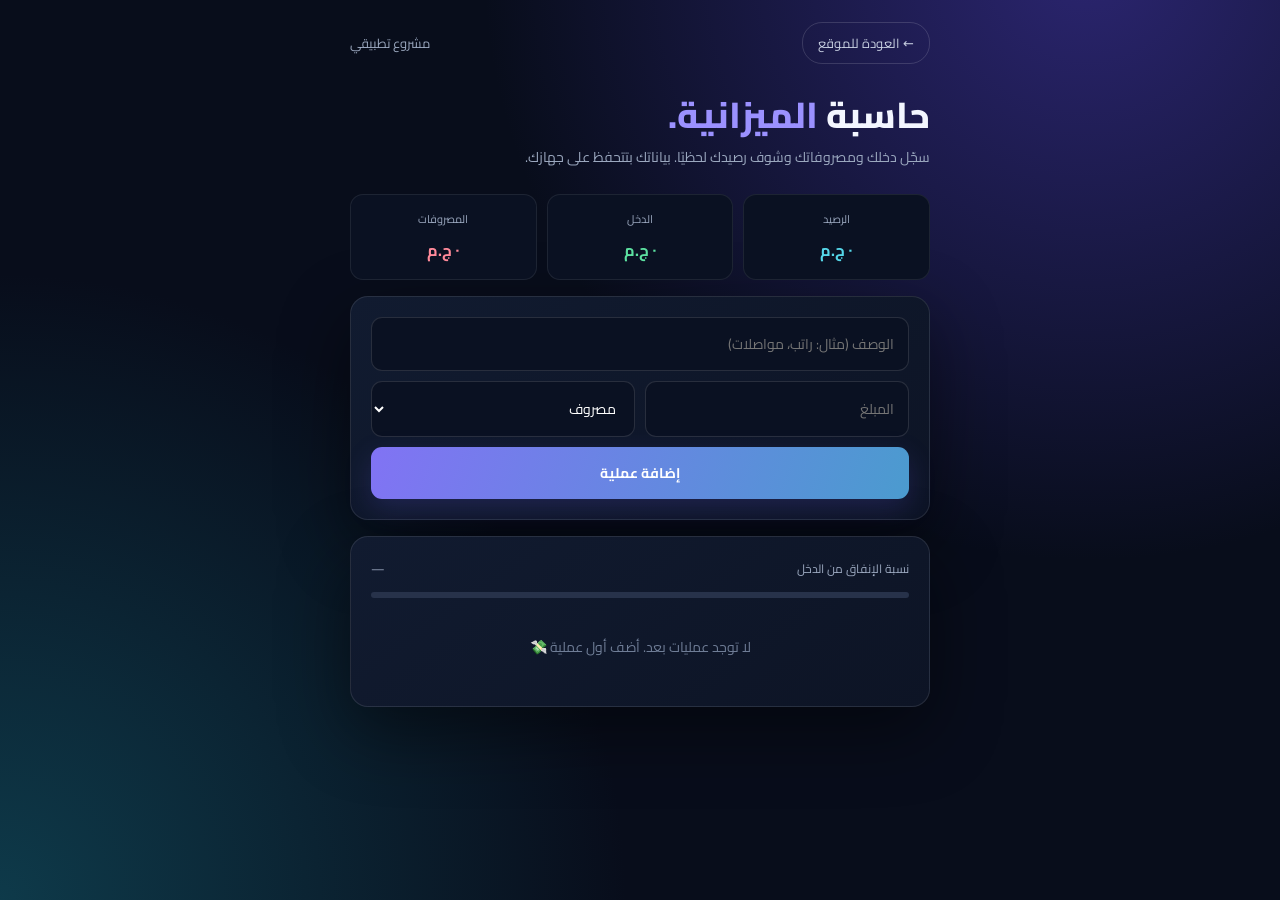
<file: budget.html>
<!doctype html><html lang="ar" dir="rtl"><head><meta charset="utf-8"><meta name="viewport" content="width=device-width,initial-scale=1"><title>حاسبة الميزانية | مصطفى محمد</title><link rel="icon" href="favicon.svg"><link rel="preconnect" href="https://fonts.googleapis.com"><link href="https://fonts.googleapis.com/css2?family=Cairo:wght@400;600;800&display=swap" rel="stylesheet"><link rel="stylesheet" href="app.css">
<style>.sum{display:grid;grid-template-columns:repeat(3,1fr);gap:10px;margin-bottom:16px}.sum div{background:#0a1122;border:1px solid rgba(255,255,255,.08);border-radius:13px;padding:14px 6px;text-align:center}.sum small{display:block;color:#9ba8bf;font-size:11px;margin-bottom:6px}.sum b{font-size:16px}
#bal{color:#55d6e8}#inc{color:#5ce0a0}#exp{color:#ff8a9a}.add{display:grid;grid-template-columns:1fr 1fr;gap:10px}.add input:first-child,.add .btn{grid-column:1/-1}
.cap{display:flex;justify-content:space-between;font-size:12px;color:#9ba8bf;margin-bottom:2px}li span{flex:1;font-size:14px}li b{font-size:14px}li.i b{color:#5ce0a0}li.o b{color:#ff8a9a}</style></head><body><div class="wrap">
<div class="top"><a href="index.html">← العودة للموقع</a><span>مشروع تطبيقي</span></div>
<h1>حاسبة <em>الميزانية.</em></h1><p class="sub">سجّل دخلك ومصروفاتك وشوف رصيدك لحظيًا. بياناتك بتتحفظ على جهازك.</p>
<div class="sum"><div><small>الرصيد</small><b id="bal"></b></div><div><small>الدخل</small><b id="inc"></b></div><div><small>المصروفات</small><b id="exp"></b></div></div>
<div class="card"><form class="add" id="f"><input id="d" placeholder="الوصف (مثال: راتب، مواصلات)" maxlength="40" autocomplete="off"><input id="a" type="number" min="0" step="any" placeholder="المبلغ"><select id="k"><option value="o">مصروف</option><option value="i">دخل</option></select><button class="btn">إضافة عملية</button></form></div>
<div class="card"><div class="cap"><span>نسبة الإنفاق من الدخل</span><span id="pt"></span></div><div class="bar"><i id="p"></i></div><ul id="l" style="margin-top:10px"></ul></div></div>
<script>
let T=[];const $=i=>document.getElementById(i),fm=n=>n.toLocaleString('ar-EG')+' ج.م';
try{T=JSON.parse(localStorage.getItem('bud')||'[]')}catch(e){}
const save=()=>{try{localStorage.setItem('bud',JSON.stringify(T))}catch(e){}};
function draw(){const s=k=>T.filter(x=>x.k==k).reduce((a,x)=>a+x.a,0),i=s('i'),o=s('o');
$('inc').textContent=fm(i);$('exp').textContent=fm(o);$('bal').textContent=fm(i-o);
const pc=i?Math.min(100,o/i*100):(o?100:0);$('p').style.width=pc+'%';$('pt').textContent=(i||o)?Math.round(pc).toLocaleString('ar-EG')+'٪':'—';
$('l').innerHTML=T.length?'':'<div class="empty">لا توجد عمليات بعد. أضف أول عملية 💸</div>';
T.forEach(x=>{const li=document.createElement('li');li.className=x.k;li.innerHTML='<span></span><b dir="ltr">'+(x.k=='i'?'+':'−')+fm(x.a)+'</b><button class="x" title="حذف">✕</button>';
li.querySelector('span').textContent=x.d;li.querySelector('.x').onclick=()=>{T=T.filter(y=>y!==x);save();draw()};$('l').appendChild(li)})}
$('f').onsubmit=e=>{e.preventDefault();const a=parseFloat($('a').value),d=$('d').value.trim();if(!d||!(a>0))return;T.unshift({d,a,k:$('k').value});$('d').value=$('a').value='';save();draw()};draw();
</script></body></html>
</file>
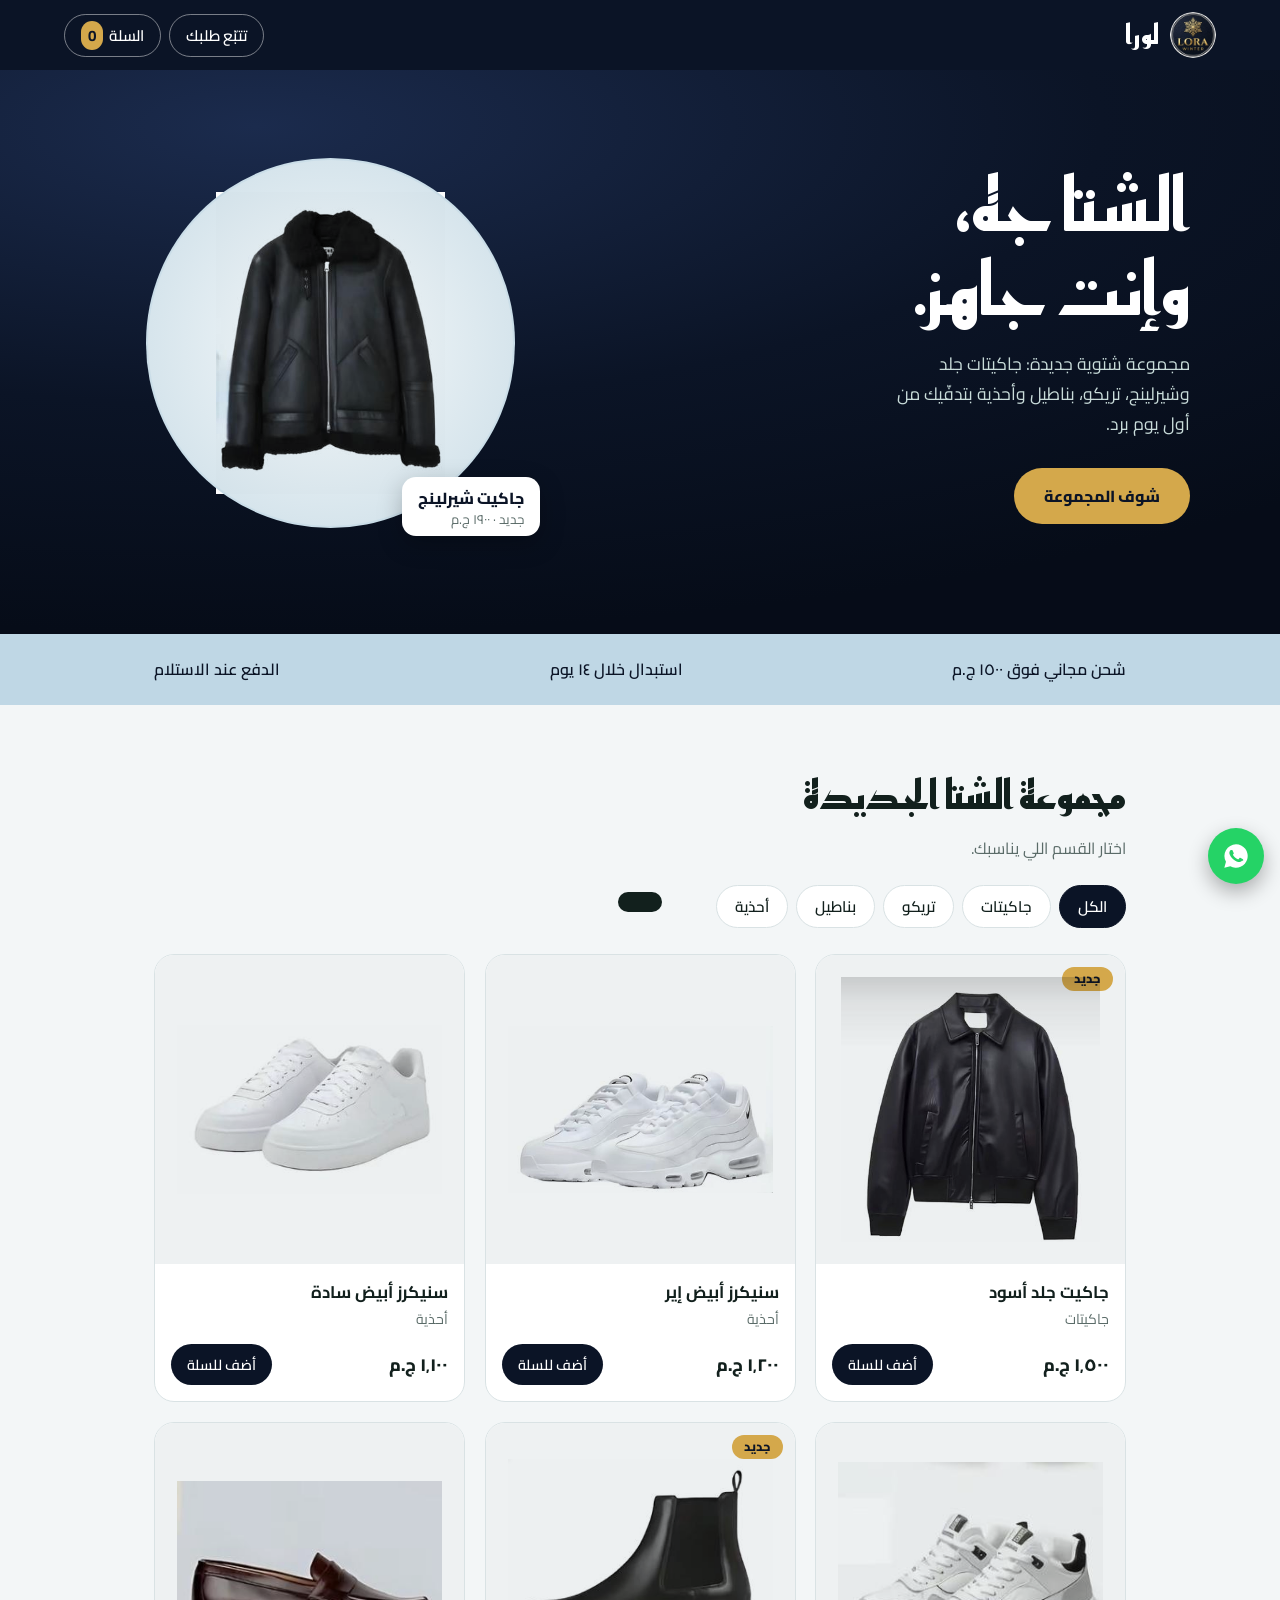
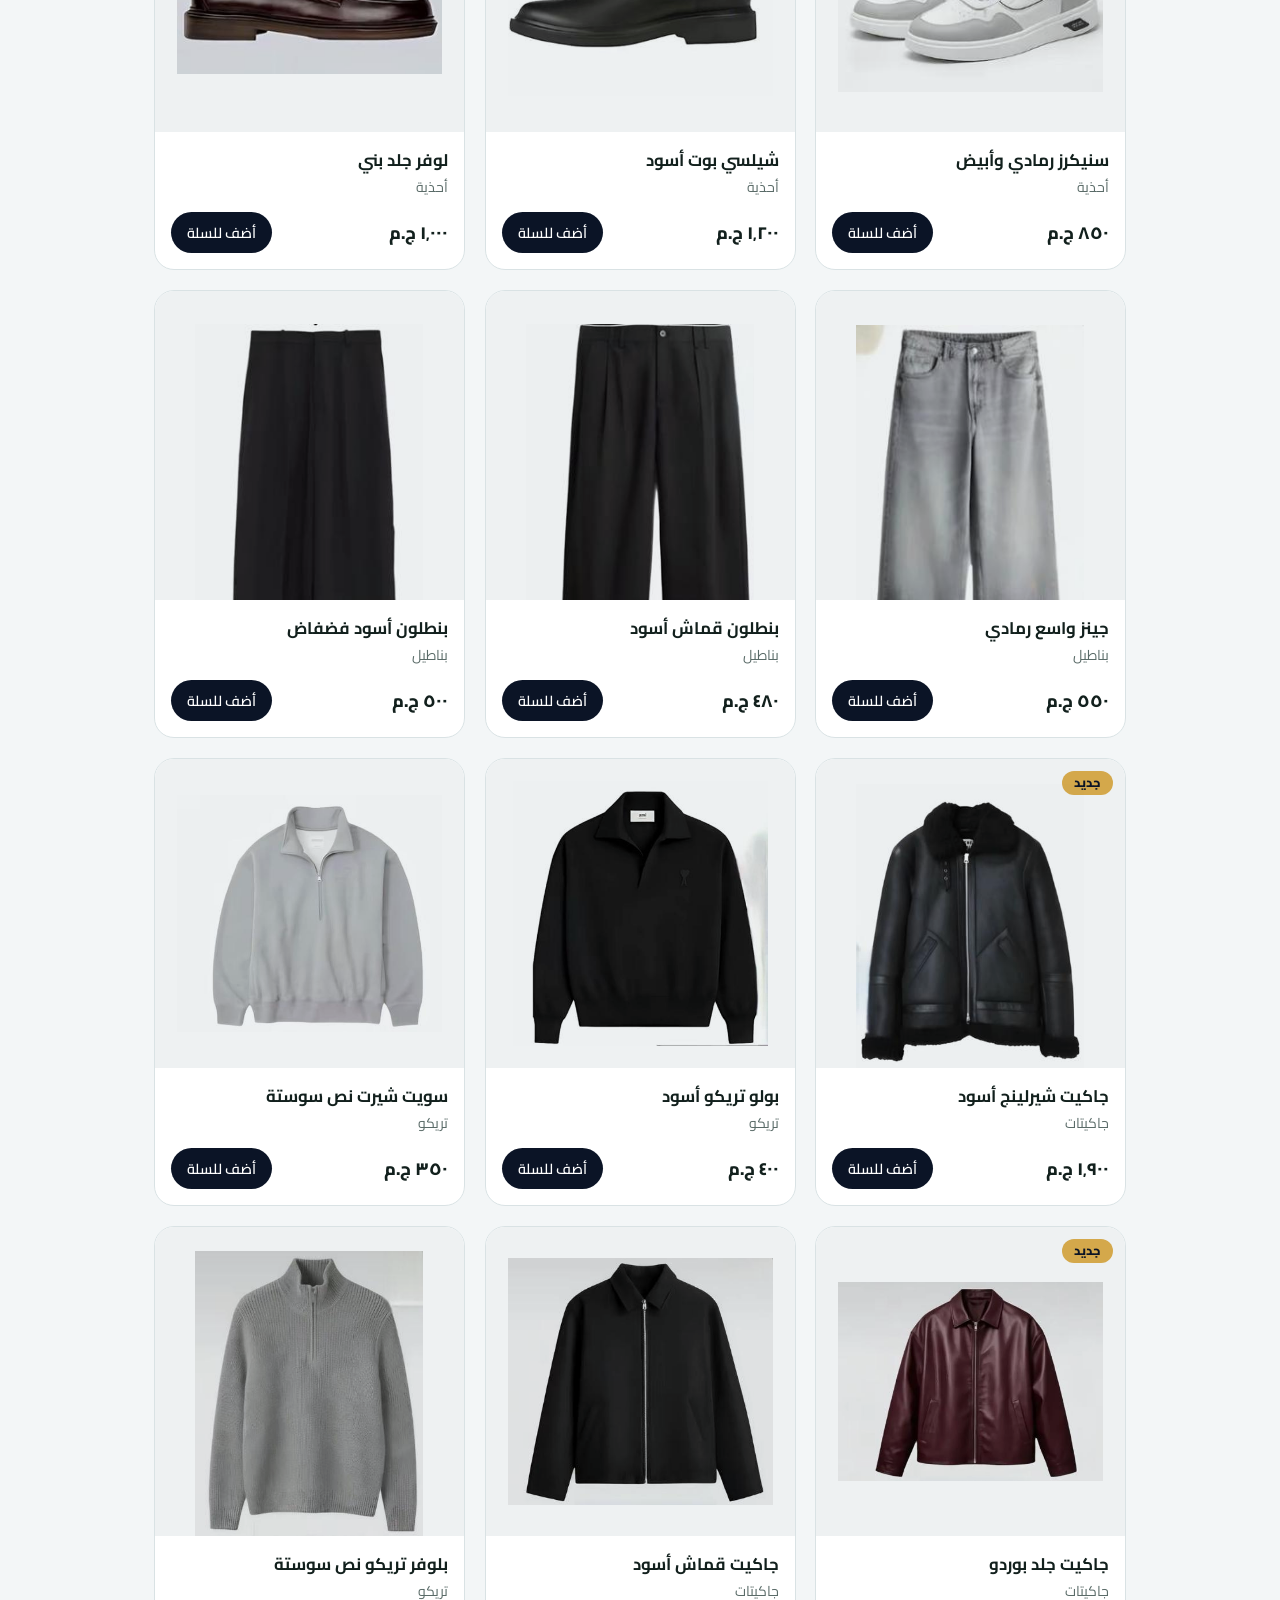
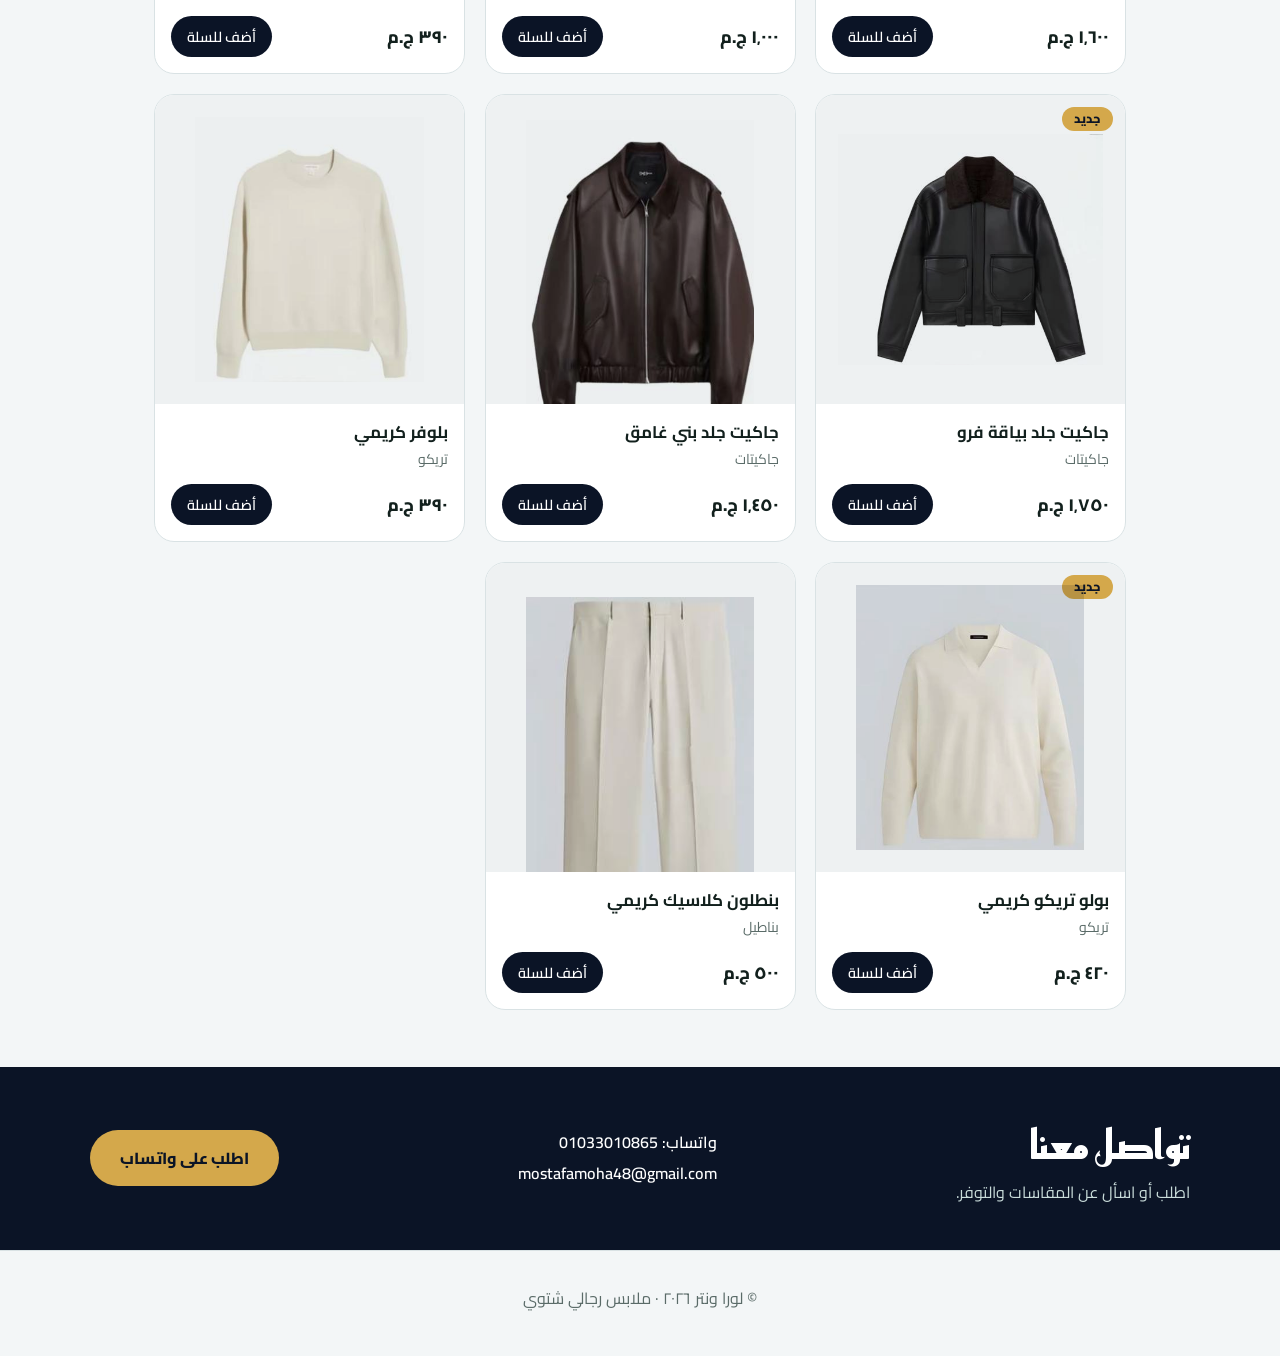
<file: lora-store.html>
<!DOCTYPE html>
<html lang="ar" dir="rtl">
<head>
<meta charset="utf-8">
<meta name="viewport" content="width=device-width, initial-scale=1, viewport-fit=cover">
<title>لورا | LORA WINTER</title>
<link rel="stylesheet" href="https://fonts.googleapis.com/css2?family=Cairo:wght@400;600;800&family=Reem+Kufi:wght@600;700&display=swap">
<style>
:root{--bg:#F3F6F7;--ink:#12201D;--mute:#5A6B68;--card:#FFFFFF;--line:#D9E2E4;--spruce:#0B1426;--frost:#BFD7E5;--gold:#D4A84B;--tile:#E6EEF1;color-scheme:light;box-sizing:border-box;padding-top:env(safe-area-inset-top,0px);padding-bottom:env(safe-area-inset-bottom,0px)}
@media (prefers-color-scheme:dark){:root:not([data-theme="light"]){--bg:#0A101C;--ink:#EAF0F7;--mute:#9AA9BF;--card:#121A2A;--line:#243049;--tile:#1A2438;color-scheme:dark}}
:root[data-theme="dark"]{--bg:#0A101C;--ink:#EAF0F7;--mute:#9AA9BF;--card:#121A2A;--line:#243049;--tile:#1A2438;color-scheme:dark}
*{box-sizing:border-box;margin:0}
html{height:100%;scroll-padding-top:env(safe-area-inset-top,0px)}
body{background:var(--bg);color:var(--ink);font-family:Cairo,Tahoma,sans-serif;line-height:1.7;overflow-x:hidden}
.disp{font-family:"Reem Kufi",Cairo,Tahoma,sans-serif}
header{position:sticky;top:env(safe-area-inset-top,0px);z-index:20;display:flex;align-items:center;justify-content:space-between;padding:12px 5vw;background:var(--spruce);color:#fff}
body::before{content:"";position:fixed;inset:0 0 auto;height:env(safe-area-inset-top,0px);background:var(--spruce);z-index:30}
.brand{display:flex;align-items:center;gap:10px}.brand img{width:46px;height:46px;border-radius:50%;display:block}.logo{font-size:1.7rem;font-weight:700;letter-spacing:.02em}
.cart{position:relative;background:transparent;border:1.5px solid rgba(255,255,255,.45);color:#fff;border-radius:999px;padding:6px 16px;font:600 .95rem Cairo,sans-serif;cursor:pointer}
.cart:focus-visible,.tab:focus-visible,.add:focus-visible,.cta:focus-visible{outline:3px solid var(--gold);outline-offset:2px}
.cart b{display:inline-block;min-width:22px;margin-inline-start:6px;background:var(--gold);color:var(--spruce);border-radius:999px;text-align:center}
.cart b.pop{animation:pop .45s}
@keyframes pop{40%{transform:scale(1.5)}}
.hero{position:relative;background:radial-gradient(120% 90% at 20% 10%,#1B2B4D 0%,var(--spruce) 55%,#060C18 100%);color:#fff;overflow:hidden;padding:7vh 5vw 9vh}
.hero-in{max-width:1100px;margin:auto;display:grid;grid-template-columns:1.1fr .9fr;gap:2rem;align-items:center;position:relative;z-index:2}
.hero h1{font-size:clamp(2.4rem,7vw,4.6rem);line-height:1.15;font-weight:700}
.hero p{color:#C9DCDA;max-width:30ch;margin:1.1rem 0 1.8rem;font-size:1.1rem}
.cta{display:inline-block;background:var(--gold);color:var(--spruce);font:800 1rem Cairo,sans-serif;padding:13px 30px;border-radius:999px;text-decoration:none;transition:transform .2s}
.cta:hover{transform:translateY(-3px)}
.stage{position:relative;aspect-ratio:1;max-width:420px;width:100%;justify-self:center}
.stage .ring{position:absolute;inset:6%;border-radius:50%;background:radial-gradient(circle,#F7FAFB,#C9DCE6);border:2px solid rgba(191,215,229,.5)}
.stage img{position:absolute;inset:14%;width:72%;height:72%;object-fit:contain;mix-blend-mode:multiply;animation:float 5s ease-in-out infinite}
@keyframes float{50%{transform:translateY(-14px) rotate(-1.5deg)}}
.hero .tag{position:absolute;bottom:4%;inset-inline-start:0;background:#fff;color:var(--spruce);border-radius:14px;padding:8px 16px;font-weight:800;box-shadow:0 8px 24px rgba(0,0,0,.25)}
.hero .tag small{display:block;font-weight:400;color:var(--mute);line-height:1.2}
#snow{position:absolute;inset:0;z-index:1;pointer-events:none}
.flake{position:absolute;top:-10px;background:#fff;border-radius:50%;opacity:.8;animation:fall linear infinite}
@keyframes fall{to{transform:translate3d(var(--dx),105vh,0)}}
section{max-width:1100px;margin:auto;padding:56px 5vw}
h2{font-size:clamp(1.8rem,4vw,2.5rem);margin-bottom:6px}
.sub{color:var(--mute);margin-bottom:22px}
.tabs{display:flex;gap:8px;flex-wrap:wrap;margin-bottom:26px}
.tab{border:1.5px solid var(--line);background:var(--card);color:var(--ink);border-radius:999px;padding:6px 18px;font:600 .95rem Cairo,sans-serif;cursor:pointer;transition:background .2s,color .2s}
.tab[aria-pressed="true"]{background:var(--spruce);color:#fff;border-color:var(--spruce)}
.grid{display:grid;grid-template-columns:repeat(auto-fill,minmax(235px,1fr));gap:20px}
.card{background:var(--card);border:1px solid var(--line);border-radius:20px;overflow:hidden;display:flex;flex-direction:column;animation:in .45s both}
@keyframes in{from{opacity:0;transform:scale(.96)}}
.pic{position:relative;background:#EEF1F2;aspect-ratio:1;display:grid;place-items:center;overflow:hidden}
.pic img{width:86%;height:86%;object-fit:contain;mix-blend-mode:multiply;transition:transform .5s cubic-bezier(.2,.8,.2,1)}
.card:hover .pic img{transform:scale(1.07)}
.badge{position:absolute;top:12px;inset-inline-start:12px;background:var(--gold);color:var(--spruce);font-weight:800;font-size:.8rem;padding:1px 12px;border-radius:999px}
.info{padding:14px 16px 16px;display:flex;flex-direction:column;gap:2px;flex:1}
.info h3{font-size:1.05rem}
.info .cat{color:var(--mute);font-size:.88rem}
.row{display:flex;justify-content:space-between;align-items:center;margin-top:auto;padding-top:10px}
.price{font-weight:800;font-size:1.1rem}
.add{border:0;background:var(--spruce);color:#fff;border-radius:999px;padding:7px 16px;font:600 .9rem Cairo,sans-serif;cursor:pointer;transition:background .2s}
.add:hover{background:#1F3566}
.add.ok{background:var(--gold);color:var(--spruce)}
.band{background:var(--frost);color:#0B1426}
.band div{max-width:1100px;margin:auto;padding:22px 5vw;display:flex;gap:10px 40px;flex-wrap:wrap;justify-content:space-between;font-weight:600}
footer{text-align:center;color:var(--mute);padding:34px 5vw 44px;border-top:1px solid var(--line)}
#toast{position:fixed;bottom:calc(20px + env(safe-area-inset-bottom,0px));inset-inline:0;margin:auto;width:max-content;max-width:90vw;background:var(--ink);color:var(--bg);padding:10px 22px;border-radius:999px;transform:translateY(160%);transition:transform .35s;z-index:40}
#toast.on{transform:none}
@media(max-width:760px){.hero-in{grid-template-columns:1fr;text-align:center}.hero p{margin-inline:auto}.stage{max-width:300px;order:-1}}
@media(prefers-reduced-motion:reduce){*{animation:none!important;transition:none!important}}
.contact{background:var(--spruce);color:#fff;padding:44px 5vw}.contact-in{max-width:1100px;margin:auto;display:flex;flex-wrap:wrap;gap:20px 40px;justify-content:space-between;align-items:center}.contact h2{margin:0}.cl{display:block;color:#fff;text-decoration:none;font-weight:600;padding:2px 0}.cl:hover{color:var(--gold)}.cl:focus-visible{outline:3px solid var(--gold)}.wa{position:fixed;inset-inline-start:16px;bottom:calc(16px + env(safe-area-inset-bottom,0px));z-index:35;background:#25D366;width:56px;height:56px;border-radius:50%;display:grid;place-items:center;box-shadow:0 8px 20px rgba(0,0,0,.3)}
[hidden]{display:none!important}
.ov{position:fixed;inset:0;background:rgba(5,10,20,.55);opacity:0;pointer-events:none;transition:opacity .3s;z-index:50}.ov.on{opacity:1;pointer-events:auto}
#drawer,#track{position:fixed;top:0;bottom:0;left:0;width:min(440px,100%);background:var(--bg);color:var(--ink);z-index:60;transform:translateX(-105%);transition:transform .35s,visibility .35s;display:flex;flex-direction:column;padding-top:env(safe-area-inset-top,0px);padding-bottom:env(safe-area-inset-bottom,0px);visibility:hidden}
#drawer.on,#track.on{transform:none;visibility:visible}
.dh{display:flex;justify-content:space-between;align-items:center;padding:14px 18px;border-bottom:1px solid var(--line)}.dh h2{margin:0;font-size:1.3rem}
.x{background:none;border:0;color:var(--ink);font-size:1.4rem;cursor:pointer;padding:4px 10px}
.dbody{overflow-y:auto;flex:1;padding:14px 18px 24px}
.line{display:flex;gap:12px;align-items:flex-start;background:var(--card);border:1px solid var(--line);border-radius:14px;padding:10px;margin-bottom:10px}
.line img{width:64px;height:64px;object-fit:contain;background:#EEF1F2;border-radius:10px;flex:none}
.lt{flex:1;display:flex;flex-direction:column;gap:2px}.lt span{color:var(--mute);font-size:.9rem}
.lc{display:flex;gap:10px;align-items:center;margin-top:6px;flex-wrap:wrap}
select,input,textarea{font:inherit;color:var(--ink);background:var(--card);border:1.5px solid var(--line);border-radius:10px;padding:7px 10px;width:100%}
.lc select{width:auto}
.qty{display:flex;align-items:center;gap:8px}.qty button{width:30px;height:30px;border-radius:50%;border:1.5px solid var(--line);background:var(--card);color:var(--ink);cursor:pointer;font-size:1rem}
.rm{background:none;border:0;color:var(--mute);cursor:pointer;font-size:1rem;padding:2px 6px}
#form label{display:block;font-weight:600;margin:12px 0 4px}
.sum{display:flex;justify-content:space-between;font-weight:800;font-size:1.15rem;margin:14px 0 4px}
.send{width:100%;border:0;background:#0E7A3E;color:#fff;font:800 1.05rem Cairo,sans-serif;padding:14px;border-radius:999px;cursor:pointer;margin-top:16px}
.send:focus-visible,.x:focus-visible,select:focus-visible,input:focus-visible,textarea:focus-visible,.qty button:focus-visible,.rm:focus-visible{outline:3px solid var(--gold);outline-offset:2px}
#empty{text-align:center;color:var(--mute);padding:40px 10px}
#toast{z-index:70}
.hb{display:flex;gap:8px}
.tl{display:block;font-weight:600;margin:12px 0 4px}
#tres{margin-top:20px;background:var(--card);border:1px solid var(--line);border-radius:14px;padding:14px 16px}
#tres h3{font-size:1.2rem;margin-bottom:4px}
.steps{list-style:none;padding:0;margin:14px 0 0}
.steps li{padding:4px 0;color:var(--mute)}.steps li::before{content:"○ "}
.steps li.d{color:var(--ink);font-weight:600}.steps li.d::before{content:"● ";color:var(--gold)}
</style>
</head>
<body>
<header>
  <div class="brand"><img src="[data-uri]" alt="LORA WINTER"><span class="logo disp">لورا</span></div>
  <div class="hb"><button class="cart" id="trBtn">تتبّع طلبك</button> <button class="cart" id="cartBtn" aria-label="عدد المنتجات في السلة">السلة<b id="count">0</b></button></div>
</header>

<div class="hero">
  <div id="snow"></div>
  <div class="hero-in">
    <div>
      <h1 class="disp">الشتا جه،<br>وإنت جاهز.</h1>
      <p>مجموعة شتوية جديدة: جاكيتات جلد وشيرلينج، تريكو، بناطيل وأحذية بتدفّيك من أول يوم برد.</p>
      <a class="cta" href="#shop">شوف المجموعة</a>
    </div>
    <div class="stage">
      <div class="ring"></div>
      <img id="hero" alt="جاكيت شيرلينج أسود">
      <div class="tag">جاكيت شيرلينج<small>جديد · ١٩٠٠ ج.م</small></div>
    </div>
  </div>
</div>

<div class="band"><div><span>شحن مجاني فوق ١٥٠٠ ج.م</span><span>استبدال خلال ١٤ يوم</span><span>الدفع عند الاستلام</span></div></div>

<section id="shop">
  <h2 class="disp">مجموعة الشتا الجديدة</h2>
  <p class="sub">اختار القسم اللي يناسبك.</p>
  <div class="tabs" id="tabs"></div>
  <div class="grid" id="grid"></div>
</section>

<div class="contact" id="contact"><div class="contact-in"><div><h2 class="disp">تواصل معنا</h2><p class="sub" style="color:#C9DCDA;margin:0">اطلب أو اسأل عن المقاسات والتوفر.</p></div><div><a class="cl" href="https://wa.me/201033010865" target="_blank" rel="noopener">واتساب: 01033010865</a><a class="cl" href="mailto:mostafamoha48@gmail.com">mostafamoha48@gmail.com</a></div><a class="cta" href="https://wa.me/201033010865" target="_blank" rel="noopener">اطلب على واتساب</a></div></div>
<footer>© لورا ونتر ٢٠٢٦ · ملابس رجالي شتوي</footer>
<a class="wa" href="https://wa.me/201033010865" target="_blank" rel="noopener" aria-label="تواصل عبر واتساب"><svg width="28" height="28" viewBox="0 0 24 24" fill="#fff"><path d="M12 2a10 10 0 0 0-8.6 15L2 22l5.1-1.3A10 10 0 1 0 12 2zm5.2 13.9c-.2.6-1.3 1.2-1.8 1.2-.5.1-1 .2-3.3-.7-2.8-1.2-4.6-4-4.7-4.2-.1-.2-1.1-1.5-1.1-2.8s.7-2 1-2.3c.2-.3.5-.3.7-.3h.5c.2 0 .4 0 .6.5l.9 2.2c.1.2.1.4 0 .5l-.4.6c-.1.2-.3.3-.1.6.2.3.8 1.3 1.7 2.1 1.2 1 2.1 1.3 2.4 1.5.3.1.4.1.6-.1l.8-1c.2-.3.4-.2.6-.1l2 1c.3.1.5.2.5.3.1.2.1.8-.1 1.4z"/></svg></a>
<div class="ov" id="ov"></div>
<aside id="drawer" role="dialog" aria-modal="true" aria-labelledby="dt" aria-hidden="true">
  <div class="dh"><h2 class="disp" id="dt">سلة المشتريات</h2><button type="button" class="x" aria-label="إغلاق السلة">✕</button></div>
  <div class="dbody">
    <div id="empty">السلة فاضية. أضف منتج من المجموعة وارجع هنا.</div>
    <div id="items"></div>
    <form id="form" hidden>
      <div class="sum"><span>الإجمالي</span><span id="tot"></span></div>
      <label for="nm">الاسم</label><input id="nm" name="nm" required autocomplete="name">
      <label for="ph">رقم الموبايل</label><input id="ph" name="ph" type="tel" inputmode="tel" required autocomplete="tel" placeholder="01xxxxxxxxx">
      <label for="ad">العنوان بالتفصيل</label><textarea id="ad" name="ad" rows="2" required autocomplete="street-address"></textarea>
      <label for="nt">ملاحظات (اختياري)</label><textarea id="nt" name="nt" rows="2"></textarea>
      <button class="send" type="submit">إتمام الطلب عبر واتساب</button>
    </form>
  </div>
</aside>
<aside id="track" role="dialog" aria-modal="true" aria-labelledby="tt" aria-hidden="true">
  <div class="dh"><h2 class="disp" id="tt">تتبّع طلبك</h2><button type="button" class="x" aria-label="إغلاق">✕</button></div>
  <div class="dbody">
    <form id="tf">
      <label class="tl" for="tc">رقم الطلب</label><input id="tc" required placeholder="LW-1002" autocomplete="off">
      <label class="tl" for="tp">آخر ٤ أرقام من موبايلك</label><input id="tp" inputmode="numeric" maxlength="4" required autocomplete="off">
      <button class="send" type="submit">اعرف حالة الطلب</button>
    </form>
    <div id="tres" hidden></div>
  </div>
</aside>
<div id="toast" role="status"></div>

<script>
var P=[
{n:"جاكيت جلد أسود",c:"جاكيتات",p:1500,i:0,nw:1},
{n:"سنيكرز أبيض إير",c:"أحذية",p:1200,i:1},
{n:"سنيكرز أبيض سادة",c:"أحذية",p:1100,i:2},
{n:"سنيكرز رمادي وأبيض",c:"أحذية",p:850,i:3},
{n:"شيلسي بوت أسود",c:"أحذية",p:1200,i:4,nw:1},
{n:"لوفر جلد بني",c:"أحذية",p:1000,i:5},
{n:"جينز واسع رمادي",c:"بناطيل",p:550,i:6},
{n:"بنطلون قماش أسود",c:"بناطيل",p:480,i:7},
{n:"بنطلون أسود فضفاض",c:"بناطيل",p:500,i:8},
{n:"جاكيت شيرلينج أسود",c:"جاكيتات",p:1900,i:9,nw:1},
{n:"بولو تريكو أسود",c:"تريكو",p:400,i:10},
{n:"سويت شيرت نص سوستة",c:"تريكو",p:350,i:11},
{n:"جاكيت جلد بوردو",c:"جاكيتات",p:1600,i:12,nw:1},
{n:"جاكيت قماش أسود",c:"جاكيتات",p:1000,i:13},
{n:"بلوفر تريكو نص سوستة",c:"تريكو",p:390,i:14},
{n:"جاكيت جلد بياقة فرو",c:"جاكيتات",p:1750,i:15,nw:1},
{n:"جاكيت جلد بني غامق",c:"جاكيتات",p:1450,i:16},
{n:"بلوفر كريمي",c:"تريكو",p:390,i:17},
{n:"بولو تريكو كريمي",c:"تريكو",p:420,i:18,nw:1},
{n:"بنطلون كلاسيك كريمي",c:"بناطيل",p:500,i:19}
];
var IM=["[data-uri]", "[data-uri]", "[data-uri]", "[data-uri]", "[data-uri]", "[data-uri]", "[data-uri]", "[data-uri]", "[data-uri]", "[data-uri]", "[data-uri]", "[data-uri]", "[data-uri]", "[data-uri]", "[data-uri]", "[data-uri]", "[data-uri]", "[data-uri]", "[data-uri]", "[data-uri]"];
var cats=["الكل","جاكيتات","تريكو","بناطيل","أحذية"],cur="الكل",n=0;
var grid=document.getElementById("grid"),tabs=document.getElementById("tabs");
function fmt(x){return x.toLocaleString("ar-EG")+" ج.م"}
function toast(t){var e=document.getElementById("toast");e.textContent=t;e.classList.add("on");clearTimeout(toast.t);toast.t=setTimeout(function(){e.classList.remove("on")},1800)}
function render(){
  grid.innerHTML="";
  P.filter(function(x){return cur==="الكل"||x.c===cur}).forEach(function(x,i){
    var d=document.createElement("article");d.className="card";d.style.animationDelay=i*60+"ms";
    d.innerHTML='<div class="pic">'+(x.nw?'<span class="badge">جديد</span>':'')+'<img src="'+IM[x.i]+'" alt="'+x.n+'" loading="lazy"></div><div class="info"><h3>'+x.n+'</h3><span class="cat">'+x.c+'</span><div class="row"><span class="price">'+fmt(x.p)+'</span><button class="add">أضف للسلة</button></div></div>';
    var b=d.querySelector(".add");
    b.onclick=function(){
      addItem(x);
      b.classList.add("ok");b.textContent="تمت الإضافة";
      setTimeout(function(){b.classList.remove("ok");b.textContent="أضف للسلة"},1200);
      toast("تمت إضافة "+x.n+" للسلة");
    };
    grid.appendChild(d);
  });
}
cats.forEach(function(c){
  var b=document.createElement("button");b.className="tab";b.textContent=c;b.setAttribute("aria-pressed",c===cur);
  b.onclick=function(){cur=c;[].forEach.call(tabs.children,function(t){t.setAttribute("aria-pressed",t===b)});render()};
  tabs.appendChild(b);
});
render();
document.getElementById("hero").src=IM[9];
var s=document.getElementById("snow");
for(var i=0;i<46;i++){
  var f=document.createElement("i");f.className="flake";
  var z=2+Math.random()*5;
  f.style.cssText="left:"+Math.random()*100+"%;width:"+z+"px;height:"+z+"px;opacity:"+(.4+Math.random()*.5)+";animation-duration:"+(7+Math.random()*9)+"s;animation-delay:-"+Math.random()*14+"s;--dx:"+(Math.random()*80-40)+"px";
  s.appendChild(f);
}

var SCRIPT_URL="https://script.google.com/macros/s/AKfycbymqUvw-_sWGgxWjAiaiByI3tjAl0Qf4WggwJiUkpXgnPA0RD2qSrwPJX_GPZMVjpdEUA/exec"; // الصق هنا رابط Apps Script بعد ما تنشره
var cart=[];
function sizes(x){return x.c==="أحذية"?["40","41","42","43","44","45"]:x.c==="بناطيل"?["30","32","34","36","38"]:["S","M","L","XL","XXL"]}
function arD(s){return String(s).replace(/[٠-٩]/g,function(d){return "٠١٢٣٤٥٦٧٨٩".indexOf(d)})}
function total(){return cart.reduce(function(t,l){return t+P[l.i].p*l.q},0)}
function setCount(){var c=document.getElementById("count");c.textContent=cart.reduce(function(t,l){return t+l.q},0).toLocaleString("ar-EG");c.classList.remove("pop");void c.offsetWidth;c.classList.add("pop")}
function addItem(x){var i=P.indexOf(x),l=cart.filter(function(l){return l.i===i})[0];if(l)l.q++;else cart.push({i:i,q:1,s:""});setCount();drawCart()}
function drawCart(){
  var box=document.getElementById("items");box.innerHTML="";
  document.getElementById("empty").hidden=cart.length>0;
  document.getElementById("form").hidden=cart.length===0;
  cart.forEach(function(l,k){
    var x=P[l.i],r=document.createElement("div");r.className="line";
    r.innerHTML='<img src="'+IM[x.i]+'" alt=""><div class="lt"><b>'+x.n+'</b><span>'+fmt(x.p)+'</span><div class="lc"><select aria-label="المقاس"><option value="">المقاس</option>'+sizes(x).map(function(z){return '<option'+(l.s===z?' selected':'')+'>'+z+'</option>'}).join("")+'</select><div class="qty"><button type="button" class="pl" aria-label="زيادة الكمية">+</button><span>'+l.q.toLocaleString("ar-EG")+'</span><button type="button" class="mi" aria-label="تقليل الكمية">−</button></div></div></div><button type="button" class="rm" aria-label="حذف '+x.n+'">✕</button>';
    r.querySelector("select").onchange=function(e){l.s=e.target.value};
    r.querySelector(".pl").onclick=function(){l.q++;setCount();drawCart()};
    r.querySelector(".mi").onclick=function(){if(l.q>1)l.q--;else cart.splice(k,1);setCount();drawCart()};
    r.querySelector(".rm").onclick=function(){cart.splice(k,1);setCount();drawCart()};
    box.appendChild(r);
  });
  document.getElementById("tot").textContent=fmt(total());
}
var dr=document.getElementById("drawer"),ov=document.getElementById("ov"),cb=document.getElementById("cartBtn");
function openCart(){drawCart();dr.classList.add("on");ov.classList.add("on");dr.setAttribute("aria-hidden","false");dr.querySelector(".x").focus()}
function closeCart(){dr.classList.remove("on");ov.classList.remove("on");dr.setAttribute("aria-hidden","true");cb.focus()}
var tr=document.getElementById("track"),tb=document.getElementById("trBtn");
function closeAll(){dr.classList.remove("on");tr.classList.remove("on");ov.classList.remove("on");dr.setAttribute("aria-hidden","true");tr.setAttribute("aria-hidden","true")}
cb.onclick=openCart;ov.onclick=closeAll;dr.querySelector(".x").onclick=function(){closeAll();cb.focus()};tr.querySelector(".x").onclick=function(){closeAll();tb.focus()};
tb.onclick=function(){ov.classList.add("on");tr.classList.add("on");tr.setAttribute("aria-hidden","false");
  try{var s=JSON.parse(localStorage.getItem("lw")||"null");if(s){tc.value=s.c;tp.value=s.p}}catch(x){}
  tr.querySelector(".x").focus()};
var tc=document.getElementById("tc"),tp=document.getElementById("tp"),STEPS=["جديد","تم الاستلام","جاري التجهيز","تم الشحن","تم التسليم"];
document.getElementById("tf").onsubmit=function(e){
  e.preventDefault();var r=document.getElementById("tres");r.hidden=false;r.textContent="";
  if(!SCRIPT_URL){r.textContent="تتبّع الطلبات غير مفعّل حاليًا. تواصل معنا على واتساب.";return}
  r.textContent="جاري البحث...";
  fetch(SCRIPT_URL+"?action=track&code="+encodeURIComponent(tc.value.trim())+"&phone="+encodeURIComponent(arD(tp.value))).then(function(x){return x.json()}).then(function(j){
    r.textContent="";
    if(!j.ok){r.textContent="مفيش طلب بالبيانات دي. راجع رقم الطلب وآخر ٤ أرقام من الموبايل.";return}
    var h3=document.createElement("h3");h3.textContent=j.status;r.appendChild(h3);
    var days=Number(j.days);
    if(days>0&&j.status!=="تم التسليم"&&j.status!=="ملغي"){
      var eta=new Date(new Date(j.updated).getTime()+days*864e5);
      var p=document.createElement("p");p.textContent="هيوصلك خلال "+days.toLocaleString("ar-EG")+" أيام، تقريبًا يوم "+eta.toLocaleDateString("ar-EG",{weekday:"long",day:"numeric",month:"long"})+".";r.appendChild(p);
    }
    if(j.note){var n=document.createElement("p");n.textContent=j.note;r.appendChild(n)}
    if(j.status!=="ملغي"){
      var ul=document.createElement("ul");ul.className="steps";var at=STEPS.indexOf(j.status);
      STEPS.forEach(function(s,k){var li=document.createElement("li");li.textContent=s;if(k<=at)li.className="d";ul.appendChild(li)});r.appendChild(ul);
    }
  }).catch(function(){r.textContent="حصلت مشكلة في الاتصال. حاول تاني."});
};
document.addEventListener("keydown",function(e){if(e.key==="Escape")closeAll()});
document.getElementById("form").onsubmit=function(e){
  e.preventDefault();
  var f=e.target.elements;
  if(cart.some(function(l){return !l.s})){toast("اختار المقاس لكل منتج في السلة");return}
  var ph=arD(f.ph.value).replace(/\D/g,"");
  if(ph.length<10||ph.length>13){toast("اكتب رقم موبايل صحيح");f.ph.focus();return}
  var lines=cart.map(function(l,k){var x=P[l.i];return (k+1)+") "+x.n+" | المقاس: "+l.s+" | الكمية: "+l.q+" | "+(x.p*l.q)+" ج.م"});
  var m="طلب جديد من متجر لورا ونتر\n\nالاسم: "+f.nm.value.trim()+"\nالموبايل: "+ph+"\nالعنوان: "+f.ad.value.trim()+"\n\nالطلبات:\n"+lines.join("\n")+"\n\nالإجمالي: "+total()+" ج.م"+(f.nt.value.trim()?"\nملاحظات: "+f.nt.value.trim():"");
  var btn=e.target.querySelector(".send"),w=null,wa="https://wa.me/201033010865?text=";
  var data={action:"order",name:f.nm.value.trim(),phone:ph,address:f.ad.value.trim(),notes:f.nt.value.trim(),items:lines.join("\n"),total:total()};
  function go(code){
    var url=wa+encodeURIComponent(code?"رقم الطلب: "+code+"\n"+m:m);
    if(w)w.location.href=url;else{var a=document.createElement("a");a.href=url;a.target="_blank";a.rel="noopener";document.body.appendChild(a);a.click();a.remove()}
    if(code){
      try{localStorage.setItem("lw",JSON.stringify({c:code,p:ph.slice(-4)}))}catch(x){}
      cart=[];setCount();drawCart();closeAll();
      toast("تم تسجيل طلبك رقم "+code+". تقدر تتابعه من تتبّع طلبك");
    }else toast("تم تجهيز طلبك، كمّله من واتساب");
  }
  if(!SCRIPT_URL){go("");return}
  w=window.open("about:blank","_blank");btn.disabled=true;
  fetch(SCRIPT_URL,{method:"POST",body:JSON.stringify(data)}).then(function(r){return r.json()}).then(function(j){btn.disabled=false;go(j&&j.ok?j.code:"")}).catch(function(){btn.disabled=false;go("")});
};

</script>
</body>
</html>
</file>
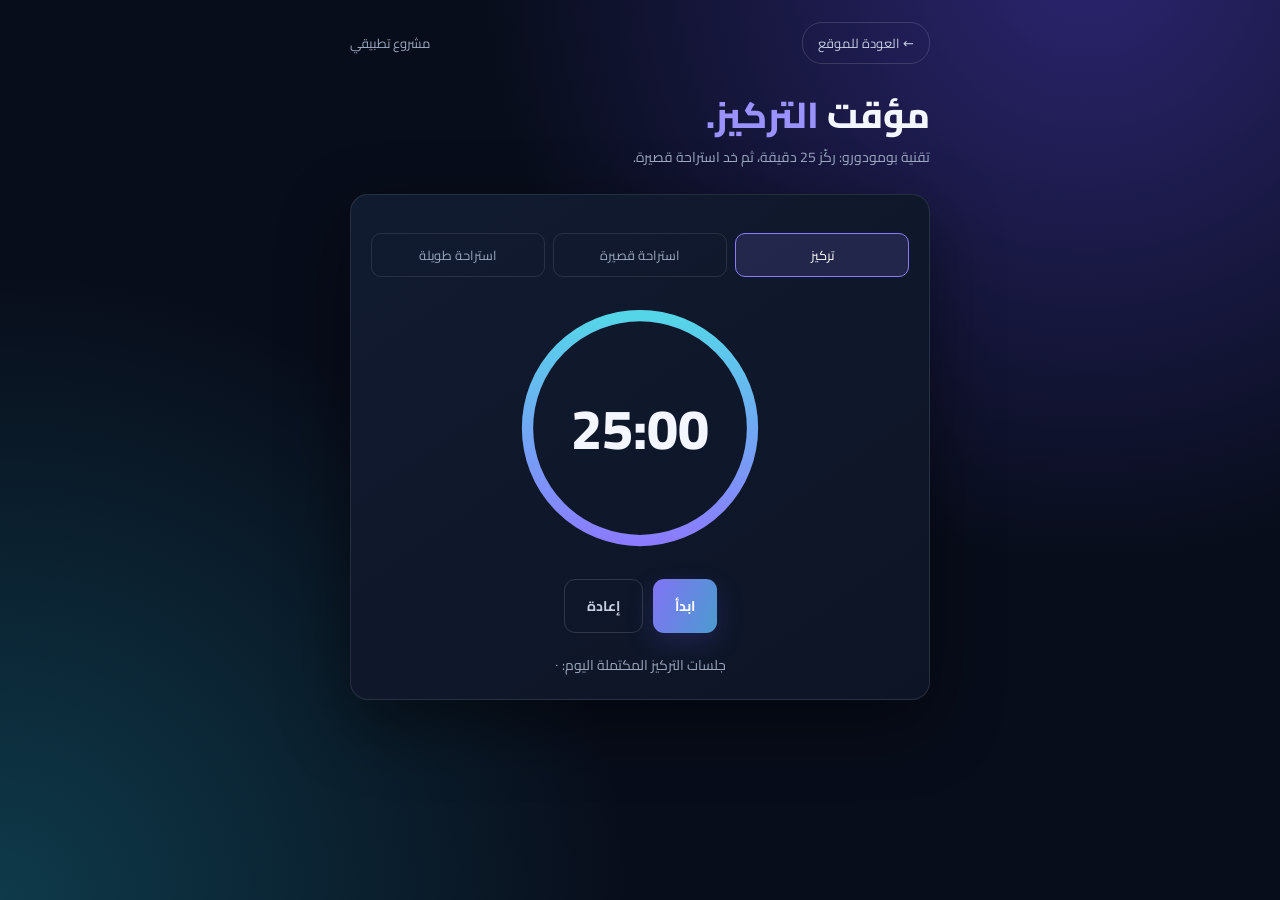
<file: pomodoro.html>
<!doctype html><html lang="ar" dir="rtl"><head><meta charset="utf-8"><meta name="viewport" content="width=device-width,initial-scale=1"><title>مؤقت التركيز | مصطفى محمد</title><link rel="icon" href="favicon.svg"><link rel="preconnect" href="https://fonts.googleapis.com"><link href="https://fonts.googleapis.com/css2?family=Cairo:wght@400;600;800&display=swap" rel="stylesheet"><link rel="stylesheet" href="app.css">
<style>.ring{position:relative;width:250px;height:250px;margin:26px auto}.ring svg{width:100%;height:100%;transform:rotate(-90deg)}circle{fill:none;stroke-width:9}.bg{stroke:#27324a}.fg{stroke:url(#g);stroke-linecap:round;stroke-dasharray:565.5;transition:stroke-dashoffset .5s linear}
#tm{position:absolute;inset:0;display:grid;place-items:center;font-size:56px;font-weight:800;direction:ltr;font-variant-numeric:tabular-nums}.card{text-align:center}.row{justify-content:center}.card .sub{margin:20px 0 0}</style></head><body><div class="wrap">
<div class="top"><a href="index.html">← العودة للموقع</a><span>مشروع تطبيقي</span></div>
<h1>مؤقت <em>التركيز.</em></h1><p class="sub">تقنية بومودورو: ركّز 25 دقيقة، ثم خد استراحة قصيرة.</p>
<div class="card"><div class="tabs" id="tabs"><button class="tab on" data-m="f">تركيز</button><button class="tab" data-m="s">استراحة قصيرة</button><button class="tab" data-m="l">استراحة طويلة</button></div>
<div class="ring"><svg viewBox="0 0 200 200"><defs><linearGradient id="g"><stop offset="0" stop-color="#8b7cff"/><stop offset="1" stop-color="#55d6e8"/></linearGradient></defs><circle class="bg" cx="100" cy="100" r="90"/><circle class="fg" id="arc" cx="100" cy="100" r="90"/></svg><div id="tm">25:00</div></div>
<div class="row"><button class="btn" id="go">ابدأ</button><button class="btn ghost" id="rs">إعادة</button></div><p class="sub" id="ss"></p></div></div>
<script>
const $=i=>document.getElementById(i),C=565.5,M={f:25,s:5,l:15},day=new Date().toDateString();let m='f',left=1500,end=0,iv=null,n=0;
try{const s=JSON.parse(localStorage.getItem('pomo')||'{}');if(s.d==day)n=s.n||0}catch(e){}
function draw(){const a=String(Math.floor(left/60)).padStart(2,'0'),b=String(left%60).padStart(2,'0');$('tm').textContent=a+':'+b;document.title=(iv?a+':'+b+' • ':'')+'مؤقت التركيز';
$('arc').style.strokeDashoffset=C*(1-left/(M[m]*60));$('ss').textContent='جلسات التركيز المكتملة اليوم: '+n.toLocaleString('ar-EG')}
function stop(){clearInterval(iv);iv=null;$('go').textContent='ابدأ'}
function beep(){try{const a=new AudioContext(),o=a.createOscillator(),g=a.createGain();o.connect(g);g.connect(a.destination);o.frequency.value=660;g.gain.setValueAtTime(.2,a.currentTime);g.gain.exponentialRampToValueAtTime(.001,a.currentTime+1);o.start();o.stop(a.currentTime+1)}catch(e){}}
function tick(){left=Math.max(0,Math.round((end-Date.now())/1000));if(!left){stop();beep();if(m=='f'){n++;try{localStorage.setItem('pomo',JSON.stringify({d:day,n}))}catch(e){}}}draw()}
function set(k){m=k;stop();left=M[k]*60;document.querySelectorAll('.tab').forEach(x=>x.classList.toggle('on',x.dataset.m==k));draw()}
$('go').onclick=()=>{if(iv){stop();draw();return}if(!left)left=M[m]*60;end=Date.now()+left*1000;iv=setInterval(tick,250);$('go').textContent='إيقاف مؤقت';draw()};
$('rs').onclick=()=>set(m);$('tabs').onclick=e=>{const b=e.target.closest('.tab');if(b)set(b.dataset.m)};draw();
</script></body></html>
</file>
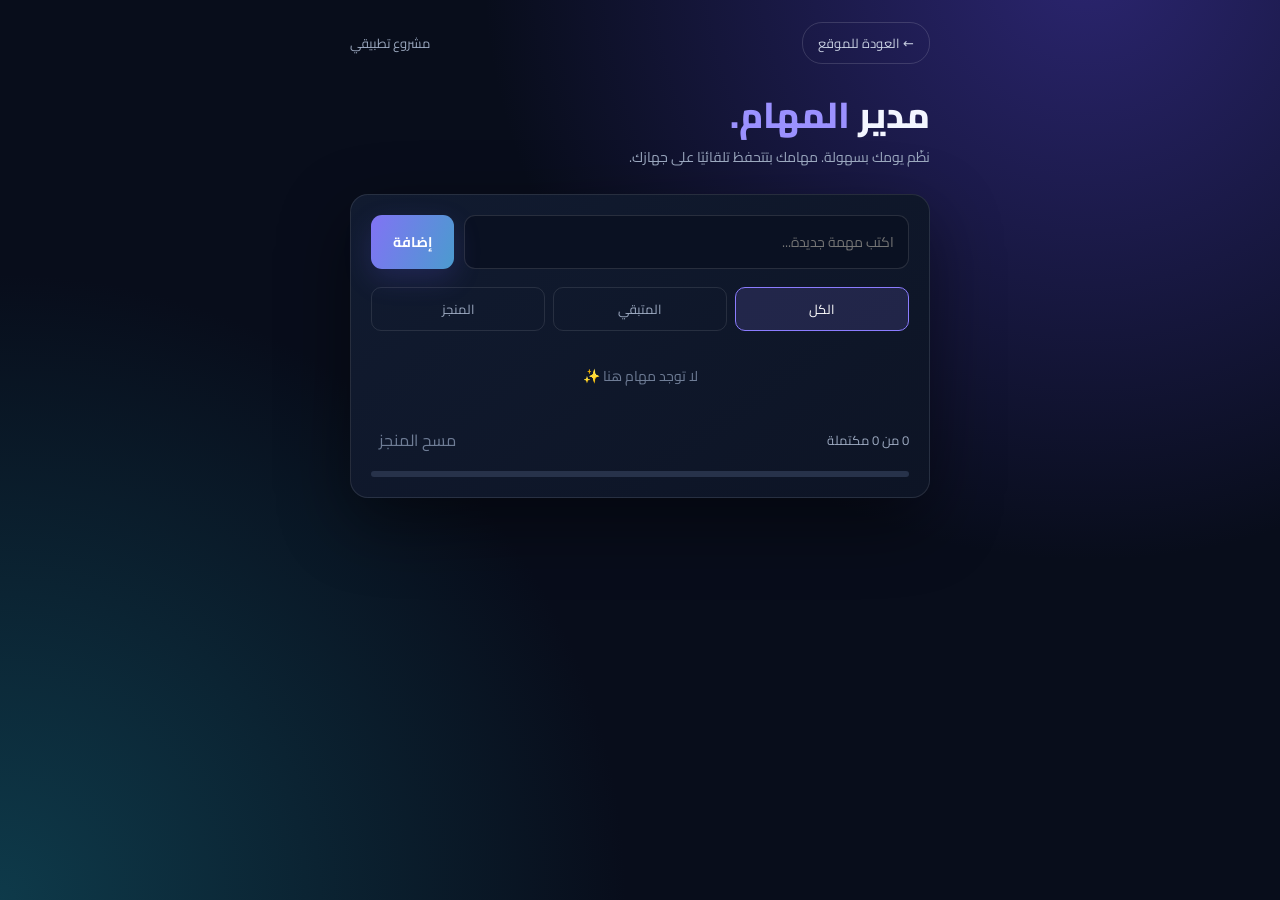
<file: tasks.html>
<!doctype html><html lang="ar" dir="rtl"><head><meta charset="utf-8"><meta name="viewport" content="width=device-width,initial-scale=1"><title>مدير المهام | مصطفى محمد</title><link rel="icon" href="favicon.svg"><link rel="preconnect" href="https://fonts.googleapis.com"><link href="https://fonts.googleapis.com/css2?family=Cairo:wght@400;600;800&display=swap" rel="stylesheet"><link rel="stylesheet" href="app.css">
<style>.stat{display:flex;justify-content:space-between;align-items:center;font-size:13px;color:#9ba8bf;margin-top:6px}
li label{flex:1;display:flex;align-items:center;gap:12px;cursor:pointer;font-size:15px}li input{flex:none;width:20px;height:20px;accent-color:#8b7cff;padding:0}li.done span{text-decoration:line-through;color:#6f7d96}</style></head><body><div class="wrap">
<div class="top"><a href="index.html">← العودة للموقع</a><span>مشروع تطبيقي</span></div>
<h1>مدير <em>المهام.</em></h1><p class="sub">نظّم يومك بسهولة. مهامك بتتحفظ تلقائيًا على جهازك.</p>
<div class="card"><form class="row" id="f"><input id="t" placeholder="اكتب مهمة جديدة..." maxlength="80" autocomplete="off"><button class="btn">إضافة</button></form>
<div class="tabs" id="tabs"><button class="tab on" data-f="all">الكل</button><button class="tab" data-f="todo">المتبقي</button><button class="tab" data-f="done">المنجز</button></div>
<ul id="l"></ul><div class="stat"><span id="c"></span><button class="x" id="clr">مسح المنجز</button></div><div class="bar"><i id="p"></i></div></div></div>
<script>
let T=[],F='all';const $=i=>document.getElementById(i);
try{T=JSON.parse(localStorage.getItem('tasks')||'[]')}catch(e){}
const save=()=>{try{localStorage.setItem('tasks',JSON.stringify(T))}catch(e){}};
function draw(){const L=T.filter(x=>F=='all'||(F=='done')==x.d);$('l').innerHTML=L.length?'':'<div class="empty">لا توجد مهام هنا ✨</div>';
L.forEach(x=>{const li=document.createElement('li');li.className=x.d?'done':'';
li.innerHTML='<label><input type="checkbox" '+(x.d?'checked':'')+'><span></span></label><button class="x" title="حذف">✕</button>';
li.querySelector('span').textContent=x.t;
li.querySelector('input').onchange=()=>{x.d=!x.d;save();draw()};
li.querySelector('.x').onclick=()=>{T=T.filter(y=>y!==x);save();draw()};$('l').appendChild(li)});
const d=T.filter(x=>x.d).length;$('c').textContent=d+' من '+T.length+' مكتملة';$('p').style.width=(T.length?d/T.length*100:0)+'%'}
$('f').onsubmit=e=>{e.preventDefault();const v=$('t').value.trim();if(!v)return;T.unshift({t:v,d:false});$('t').value='';save();draw()};
$('tabs').onclick=e=>{const b=e.target.closest('.tab');if(!b)return;F=b.dataset.f;document.querySelectorAll('.tab').forEach(x=>x.classList.toggle('on',x==b));draw()};
$('clr').onclick=()=>{T=T.filter(x=>!x.d);save();draw()};draw();
</script></body></html>
</file>
<file: style.css>
@import url('https://fonts.googleapis.com/css2?family=DM+Sans:wght@400;500;600;700&family=Space+Grotesk:wght@400;500;600;700&display=swap');
:root{--bg:#080d1b;--panel:#10182b;--panel2:#121d33;--text:#f3f6ff;--muted:#9ba8bf;--line:rgba(255,255,255,.1);--accent:#8b7cff;--cyan:#55d6e8;--font:'DM Sans',sans-serif;--display:'Space Grotesk',sans-serif}
*{box-sizing:border-box}html{scroll-behavior:smooth;scroll-padding-top:90px}body{margin:0;background:var(--bg);color:var(--text);font-family:var(--font);overflow-x:hidden}a{color:inherit;text-decoration:none}button{font:inherit}.container{width:min(1160px,calc(100% - 48px));margin:auto}.scroll-progress{position:fixed;z-index:1000;top:0;left:0;width:0;height:3px;background:linear-gradient(90deg,var(--accent),var(--cyan))}.ambient{position:absolute;width:420px;height:420px;border-radius:50%;filter:blur(110px);opacity:.15;pointer-events:none}.ambient-one{top:100px;left:-200px;background:#6958ff}.ambient-two{top:620px;right:-220px;background:#1ca9c0}
.site-header{position:sticky;top:0;z-index:100;background:rgba(8,13,27,.82);backdrop-filter:blur(18px);border-bottom:1px solid rgba(255,255,255,.06)}.nav{height:78px;display:flex;align-items:center;justify-content:space-between}.brand{display:flex;align-items:center;gap:10px;font:700 20px var(--display);letter-spacing:-.8px}.brand-mark{display:grid;place-items:center;width:34px;height:34px;border-radius:11px;background:linear-gradient(135deg,var(--accent),#4d9de8);font-size:17px;color:white}.brand-dot{color:var(--cyan)}.nav-links{display:flex;align-items:center;gap:34px}.nav-links>a{font-size:13px;color:#c0c9d9;transition:.25s}.nav-links>a:hover{color:var(--cyan)}.language-toggle{border:1px solid var(--line);background:transparent;color:var(--text);border-radius:20px;padding:8px 13px;cursor:pointer;font-size:12px}.menu-toggle{display:none;background:none;border:0}.hero{min-height:690px;display:grid;grid-template-columns:1.05fr .95fr;align-items:center;position:relative;padding-top:42px;padding-bottom:90px}.hero-copy{position:relative;z-index:2}.eyebrow,.section-label,.project-type{font-size:10px;letter-spacing:2px;color:var(--cyan);font-weight:700}.eyebrow{display:flex;align-items:center;gap:10px;margin-bottom:32px}.status-dot{width:7px;height:7px;background:#5ce0a0;border-radius:50%;box-shadow:0 0 14px #5ce0a0}.hero-kicker{color:var(--muted);font-size:18px;margin:0 0 5px}.hero h1{font:700 clamp(58px,8vw,104px)/.94 var(--display);letter-spacing:-6px;margin:0 0 26px}.hero h1 span{background:linear-gradient(100deg,#fff 10%,#a49aff 55%,#61d9e7);background-clip:text;-webkit-background-clip:text;color:transparent}.hero-description{max-width:470px;color:var(--muted);font-size:16px;line-height:1.9}.hero-actions{display:flex;gap:14px;margin-top:32px;flex-wrap:wrap}.btn{padding:14px 19px;border-radius:8px;font-size:13px;font-weight:700;display:inline-flex;align-items:center;gap:16px;transition:.3s}.btn-primary{background:linear-gradient(110deg,#8173f4,#4b9bcf);box-shadow:0 10px 30px #645be533}.btn-primary:hover{transform:translateY(-4px);box-shadow:0 15px 35px #645be555}.btn-ghost{border:1px solid var(--line);color:#d8deeb}.btn-ghost:hover{border-color:var(--cyan);color:var(--cyan)}.hero-socials{display:flex;gap:10px;margin-top:38px}.hero-socials a{width:34px;height:34px;border:1px solid var(--line);border-radius:50%;display:grid;place-items:center;color:#b6c0d2;font-weight:700;transition:.25s}.hero-socials a:hover{background:var(--panel2);color:var(--cyan);transform:translateY(-3px)}.hero-visual{height:610px;position:relative;display:grid;place-items:center}.photo-frame{position:relative;z-index:2;width:min(300px,75%);height:auto;border-radius:150px 150px 24px 24px;padding:9px;background:linear-gradient(145deg,#8d80ff,#3b8fae 55%,#1b2943);box-shadow:0 30px 90px #0008;transform:rotate(2deg);animation:float 6s ease-in-out infinite}.photo-frame:before{content:"";position:absolute;inset:1px;border-radius:inherit;background:#131b2c;z-index:-1}.photo-frame img{width:100%;height:100%;height:auto;border-radius:inherit;display:block}.photo-orbit{position:absolute;border:1px solid #8c82ff38;border-radius:50%;transform:rotate(-25deg)}.orbit-one{width:470px;height:360px}.orbit-two{width:390px;height:490px;border-color:#55d6e82b;transform:rotate(35deg)}.floating-card{position:absolute;z-index:3;background:#172139eF;border:1px solid #ffffff20;border-radius:12px;padding:13px 16px;box-shadow:0 15px 40px #0005;display:flex;align-items:center;gap:9px;font-size:12px;color:#e8edfa;backdrop-filter:blur(10px)}.card-top{top:78px;right:0}.card-bottom{bottom:60px;left:0}.mini-icon{color:#a89cff;font-size:18px}.card-line{width:7px;height:7px;background:#5ce0a0;border-radius:50%}.hero-number{position:absolute;bottom:0;right:12px;color:#fff;font:700 14px var(--display)}.hero-number span{color:#64728b;font-weight:400}.scroll-cue{position:absolute;bottom:28px;left:0;display:flex;align-items:center;gap:12px;font-size:9px;letter-spacing:2px;color:#77849c}.scroll-cue span:first-child{height:1px;width:35px;background:var(--cyan)}
.section{padding-top:115px;padding-bottom:115px}.section-heading{margin-bottom:45px}.section-label{margin:0 0 17px}.section-heading h2,.contact-inner h2{font:700 clamp(38px,5vw,60px)/1.1 var(--display);letter-spacing:-2px;margin:0}.section-heading h2 em,.contact-inner h2 em{font-style:normal;color:#9b91ff}.about-grid{display:grid;grid-template-columns:1.1fr .9fr;gap:80px;align-items:center}.large-copy{font:600 27px/1.45 var(--display);color:#e9edfa;margin:0 0 25px}.about-text p:not(.large-copy){color:var(--muted);font-size:14px;line-height:1.9}.info-panel{padding:12px 25px;background:linear-gradient(145deg,#111b30,#0d1425);border:1px solid var(--line);border-radius:15px}.info-row{display:flex;justify-content:space-between;gap:15px;padding:19px 0;border-bottom:1px solid var(--line);font-size:12px}.info-row:last-child{border:0}.info-row span{font-size:9px;letter-spacing:1.4px;color:#7e8ca5}.info-row strong,.info-row a{font-weight:600;color:#e6ebf7;text-align:right}.info-row a{color:var(--cyan);font-size:11px}
.skills-section{background:linear-gradient(180deg,transparent,#0d1424 18%,#0d1424 85%,transparent)}.skills-grid{display:grid;grid-template-columns:repeat(4,1fr);gap:15px}.skill-card{position:relative;overflow:hidden;background:linear-gradient(145deg,#141f35,#10182a);border:1px solid var(--line);border-radius:13px;padding:26px 22px;transition:.35s}.skill-card:hover{transform:translateY(-7px);border-color:#8b7cff77}.skill-index{position:absolute;right:20px;top:20px;color:#53617a;font:12px var(--display)}.skill-icon{font-size:25px;color:#a69cff;margin:12px 0 25px}.skill-card h3{font:600 18px var(--display);margin:0 0 10px}.skill-card p{min-height:65px;color:var(--muted);font-size:12px;line-height:1.7}.skill-track{height:3px;background:#28334a;border-radius:5px;margin:23px 0 9px;overflow:hidden}.skill-track span{display:block;height:100%;background:linear-gradient(90deg,var(--accent),var(--cyan));border-radius:5px}.skill-card small,.honesty-note{color:#7d8aa1;font-size:10px}.honesty-note{margin-top:18px}
.heading-note{color:var(--muted);font-size:13px;margin-top:18px}.projects-grid{display:grid;grid-template-columns:1fr 1fr;gap:24px}.project-card{border:1px solid var(--line);border-radius:15px;overflow:hidden;background:#10182a;transition:.35s}.project-card:hover{transform:translateY(-6px);border-color:#8176ed77}.project-large{grid-column:span 2}.project-art{height:260px;display:grid;place-items:center;overflow:hidden;position:relative}.project-large .project-art{height:340px}.art-one{background:radial-gradient(circle at 70% 40%,#4e3c83,#211c3c 48%,#17172c)}.mock-browser{width:70%;height:78%;background:#f4f0ff;border-radius:9px;box-shadow:0 25px 70px #08061488;overflow:hidden;transform:perspective(900px) rotateY(-8deg) rotateX(3deg)}.browser-bar{height:25px;background:#ded9ee;display:flex;align-items:center;gap:5px;padding:0 10px}.browser-bar i{width:6px;height:6px;border-radius:50%;background:#a39ab8}.browser-bar span{margin:auto;font:8px var(--font);color:#5c536f}.mock-content{height:calc(100% - 25px);padding:30px 35px;position:relative;color:#211c36}.mock-content b{font:700 clamp(22px,4vw,45px)/1.05 var(--display);letter-spacing:-2px}.mock-pill{margin-top:20px;background:#6f59bd;color:#fff;width:max-content;padding:8px 13px;border-radius:4px;font-size:9px}.mock-shape{position:absolute;width:130px;height:130px;border-radius:50%;background:linear-gradient(135deg,#b0a0ff,#5d9fd0);right:30px;bottom:-30px;box-shadow:0 0 0 20px #9d8ce522}.art-two{background:radial-gradient(circle at 50% 40%,#f6b66c,#8d4a39 75%)}.phone-mock{height:220px;width:130px;background:#fff4e6;border:5px solid #29202a;border-radius:20px;box-shadow:0 15px 40px #301c1c88;padding:22px 12px;color:#24202a;position:relative;transform:rotate(7deg)}.phone-top{position:absolute;top:7px;left:40px;width:40px;height:5px;border-radius:5px;background:#29202a}.phone-mock>span{display:block;font:18px/1 var(--display);margin-top:12px}.phone-mock>span b{color:#e16e3d}.food-circle{margin:10px auto;width:60px;height:60px;border-radius:50%;background:#f5b04c;display:grid;place-items:center;font-size:28px;color:white}.phone-mock small{font-size:6px}.food-button{margin-top:10px;background:#e16e3d;color:white;text-align:center;padding:7px;font-size:7px;border-radius:4px}.art-three{background:radial-gradient(circle at 60% 40%,#1b6674,#122f43 65%,#111a2e)}.dashboard{width:75%;height:72%;background:#edf2f8;border-radius:8px;display:flex;overflow:hidden;box-shadow:0 20px 60px #07131e99;transform:rotate(-3deg)}.dash-sidebar{width:38px;background:#17283a;color:#72d5d1;text-align:center;padding:13px 0;font-size:12px}.dash-sidebar hr{border:0;border-top:1px solid #ffffff22;margin:15px 10px}.dash-main{padding:17px;color:#263a4a;flex:1}.dash-main>span{font-size:6px;letter-spacing:1px;color:#67808f}.dash-main>b{display:block;font:700 17px var(--display);margin:7px 0 15px}.dash-stats{display:flex;gap:8px}.dash-stats i{height:36px;flex:1;background:#dce9ef;border-radius:4px}.dash-chart{height:70px;margin-top:12px;display:flex;align-items:end;gap:8px;border-bottom:1px solid #bdcbd4}.dash-chart span{flex:1;background:linear-gradient(#5ecac2,#7a91d9);border-radius:3px 3px 0 0}.dash-chart span:nth-child(1){height:30%}.dash-chart span:nth-child(2){height:55%}.dash-chart span:nth-child(3){height:40%}.dash-chart span:nth-child(4){height:80%}.dash-chart span:nth-child(5){height:60%}.dash-chart span:nth-child(6){height:95%}.dash-chart span:nth-child(7){height:70%}.project-meta{padding:22px 24px;display:flex;justify-content:space-between;align-items:center}.project-type{font-size:8px;letter-spacing:1.5px;color:#8e85ed}.project-meta h3{font:600 19px var(--display);margin:9px 0 5px}.project-meta p{font-size:11px;color:var(--muted);margin:0}.project-arrow{font-size:22px;color:var(--cyan)}
.contact-section{background:linear-gradient(120deg,#171b39,#101b31 60%,#102a38);border-top:1px solid var(--line);border-bottom:1px solid var(--line);padding:100px 0}.contact-inner{text-align:center}.contact-inner .section-label{margin-bottom:24px}.contact-inner h2{font-size:clamp(48px,7vw,82px)}.contact-inner>p:not(.section-label){color:#aeb9cb;font-size:14px;margin:23px 0 30px}.contact-email{font:600 clamp(17px,3vw,25px) var(--display);display:inline-flex;gap:20px;align-items:center;border-bottom:1px solid #8c83f4;padding-bottom:12px}.contact-email span{color:var(--cyan)}.contact-links{display:flex;justify-content:center;gap:25px;margin-top:35px}.contact-links a{font-size:12px;color:#aeb9cb}.contact-links a:hover{color:var(--cyan)}.footer{height:100px;display:flex;align-items:center;justify-content:space-between}.footer p{font-size:11px;color:#78869e}.back-top{width:35px;height:35px;border:1px solid var(--line);border-radius:50%;display:grid;place-items:center;color:var(--cyan)}
.reveal{opacity:0;transform:translateY(25px);transition:opacity .75s ease,transform .75s ease}.reveal.visible{opacity:1;transform:translateY(0)}@keyframes float{0%,100%{transform:translateY(0) rotate(2deg)}50%{transform:translateY(-12px) rotate(1deg)}}
html[dir="rtl"] body{font-family:'Cairo',var(--font),sans-serif}html[dir="rtl"] .hero h1,html[dir="rtl"] .section-heading h2,html[dir="rtl"] .contact-inner h2{letter-spacing:0}html[dir="rtl"] .eyebrow{letter-spacing:0}html[dir="rtl"] .hero-copy,html[dir="rtl"] .section-heading,html[dir="rtl"] .about-text{text-align:right}html[dir="rtl"] .hero-visual{direction:ltr}html[dir="rtl"] .card-top{right:auto;left:0}html[dir="rtl"] .card-bottom{left:auto;right:0}html[dir="rtl"] .hero-number{right:auto;left:12px}html[dir="rtl"] .scroll-cue{left:auto;right:0}html[dir="rtl"] .info-row{flex-direction:row-reverse}html[dir="rtl"] .info-row strong,html[dir="rtl"] .info-row a{text-align:left}html[dir="rtl"] .skill-index{right:auto;left:20px}html[dir="rtl"] .project-meta{flex-direction:row-reverse}html[dir="rtl"] .contact-inner{text-align:center}
@media(max-width:900px){.hero{min-height:620px;grid-template-columns:1fr  .85fr}.hero h1{font-size:75px}.photo-frame{width:min(270px,75%)}.hero-visual{height:560px}.skills-grid{grid-template-columns:repeat(2,1fr)}.about-grid{gap:35px}}
@media(max-width:680px){.container{width:min(100% - 34px,540px)}.nav{height:68px}.menu-toggle{display:flex;flex-direction:column;gap:5px;padding:10px}.menu-toggle span{width:22px;height:2px;background:#fff}.nav-links{display:none;position:absolute;top:68px;left:0;right:0;background:#0d1527;padding:22px;flex-direction:column;gap:22px;border-bottom:1px solid var(--line)}.nav-links.open{display:flex}.hero{display:flex;flex-direction:column;align-items:stretch;padding-top:65px;padding-bottom:100px;gap:30px}.hero h1{font-size:70px;letter-spacing:-4px}.hero-copy{order:1}.hero-visual{order:2;height:520px}.photo-frame{width:250px}.orbit-one{width:340px;height:280px}.orbit-two{width:300px;height:400px}.card-top{top:45px;right:0}.card-bottom{bottom:35px;left:0}.hero-number{bottom:0}.scroll-cue{bottom:28px}.section{padding-top:80px;padding-bottom:80px}.section-heading h2{font-size:42px}.about-grid{grid-template-columns:1fr;gap:25px}.large-copy{font-size:23px}.skills-grid{grid-template-columns:1fr 1fr;gap:10px}.skill-card{padding:20px 15px}.skill-card h3{font-size:15px}.skill-card p{font-size:11px}.projects-grid{grid-template-columns:1fr}.project-large{grid-column:auto}.project-large .project-art{height:260px}.project-art{height:230px}.mock-browser{width:84%}.mock-content{padding:25px 20px}.mock-shape{width:85px;height:85px;right:15px}.project-meta{padding:18px}.project-meta h3{font-size:16px}.contact-section{padding:75px 0}.footer{height:auto;min-height:90px;gap:12px;flex-wrap:wrap}.footer p{font-size:9px}.info-row{flex-wrap:wrap}.info-row strong,.info-row a{max-width:65%;overflow-wrap:anywhere}}
@media(max-width:390px){.skills-grid{grid-template-columns:1fr}.hero h1{font-size:60px}.contact-email{font-size:16px}}
@media(prefers-reduced-motion:reduce){*,*::before,*::after{scroll-behavior:auto!important;animation-duration:.01ms!important;transition-duration:.01ms!important}.reveal{opacity:1;transform:none}}

a.project-card{display:block;color:inherit;text-decoration:none}
</file>
<file: app.css>
*{box-sizing:border-box;margin:0;padding:0}
body{font-family:'Cairo',system-ui,sans-serif;background:radial-gradient(circle at 85% -5%,#2b2570,transparent 42%),radial-gradient(circle at 0 100%,#0e3a4a,transparent 40%),#080d1b;color:#f3f6ff;min-height:100vh;padding:22px 16px 60px}
.wrap{max-width:580px;margin:auto}
.top{display:flex;justify-content:space-between;align-items:center;margin-bottom:30px;font-size:13px;color:#9ba8bf}
.top a{color:#c6cee0;text-decoration:none;border:1px solid rgba(255,255,255,.14);padding:8px 15px;border-radius:20px;transition:.25s}
.top a:hover{color:#55d6e8;border-color:#55d6e8}
h1{font-size:36px;font-weight:800;line-height:1.2}h1 em{font-style:normal;color:#9b91ff}
.sub{color:#9ba8bf;font-size:14px;margin:8px 0 24px;line-height:1.8}
.card{background:linear-gradient(145deg,#111b30,#0d1425);border:1px solid rgba(255,255,255,.1);border-radius:18px;padding:20px;box-shadow:0 24px 70px #0007;margin-bottom:16px}
.row{display:flex;gap:10px}
input,select{flex:1;min-width:0;background:#0a1122;border:1px solid rgba(255,255,255,.12);color:#fff;border-radius:11px;padding:13px 14px;font:inherit;font-size:14px;outline:0;transition:.2s}
input:focus,select:focus{border-color:#8b7cff;box-shadow:0 0 0 3px #8b7cff30}
.btn{border:0;cursor:pointer;font:inherit;font-weight:700;font-size:14px;color:#fff;padding:13px 22px;border-radius:11px;background:linear-gradient(110deg,#8173f4,#4b9bcf);box-shadow:0 10px 28px #645be533;transition:.25s}
.btn:hover{transform:translateY(-2px)}
.btn.ghost{background:transparent;border:1px solid rgba(255,255,255,.14);box-shadow:none;color:#c6cee0}
.btn.ghost:hover{border-color:#55d6e8;color:#55d6e8}
.empty{text-align:center;color:#6f7d96;padding:26px 0;font-size:14px}
.x{background:none;border:0;color:#6f7d96;cursor:pointer;font:inherit;font-size:16px;padding:4px 8px;border-radius:8px}
.x:hover{color:#ff7b8b;background:#ff7b8b18}
.tabs{display:flex;gap:8px;margin:18px 0 6px}
.tab{flex:1;padding:9px;border-radius:10px;border:1px solid rgba(255,255,255,.1);background:transparent;color:#9ba8bf;font:inherit;font-size:13px;cursor:pointer;transition:.2s}
.tab.on{background:#8b7cff26;border-color:#8b7cff;color:#fff}
.bar{height:6px;background:#27324a;border-radius:6px;overflow:hidden;margin-top:12px}
.bar i{display:block;height:100%;width:0;background:linear-gradient(90deg,#8b7cff,#55d6e8);transition:width .4s}
ul{list-style:none}
li{display:flex;align-items:center;gap:12px;padding:13px 4px;border-bottom:1px solid rgba(255,255,255,.07);animation:in .3s}
li:last-child{border:0}
@keyframes in{from{opacity:0;transform:translateY(8px)}}
</file>
